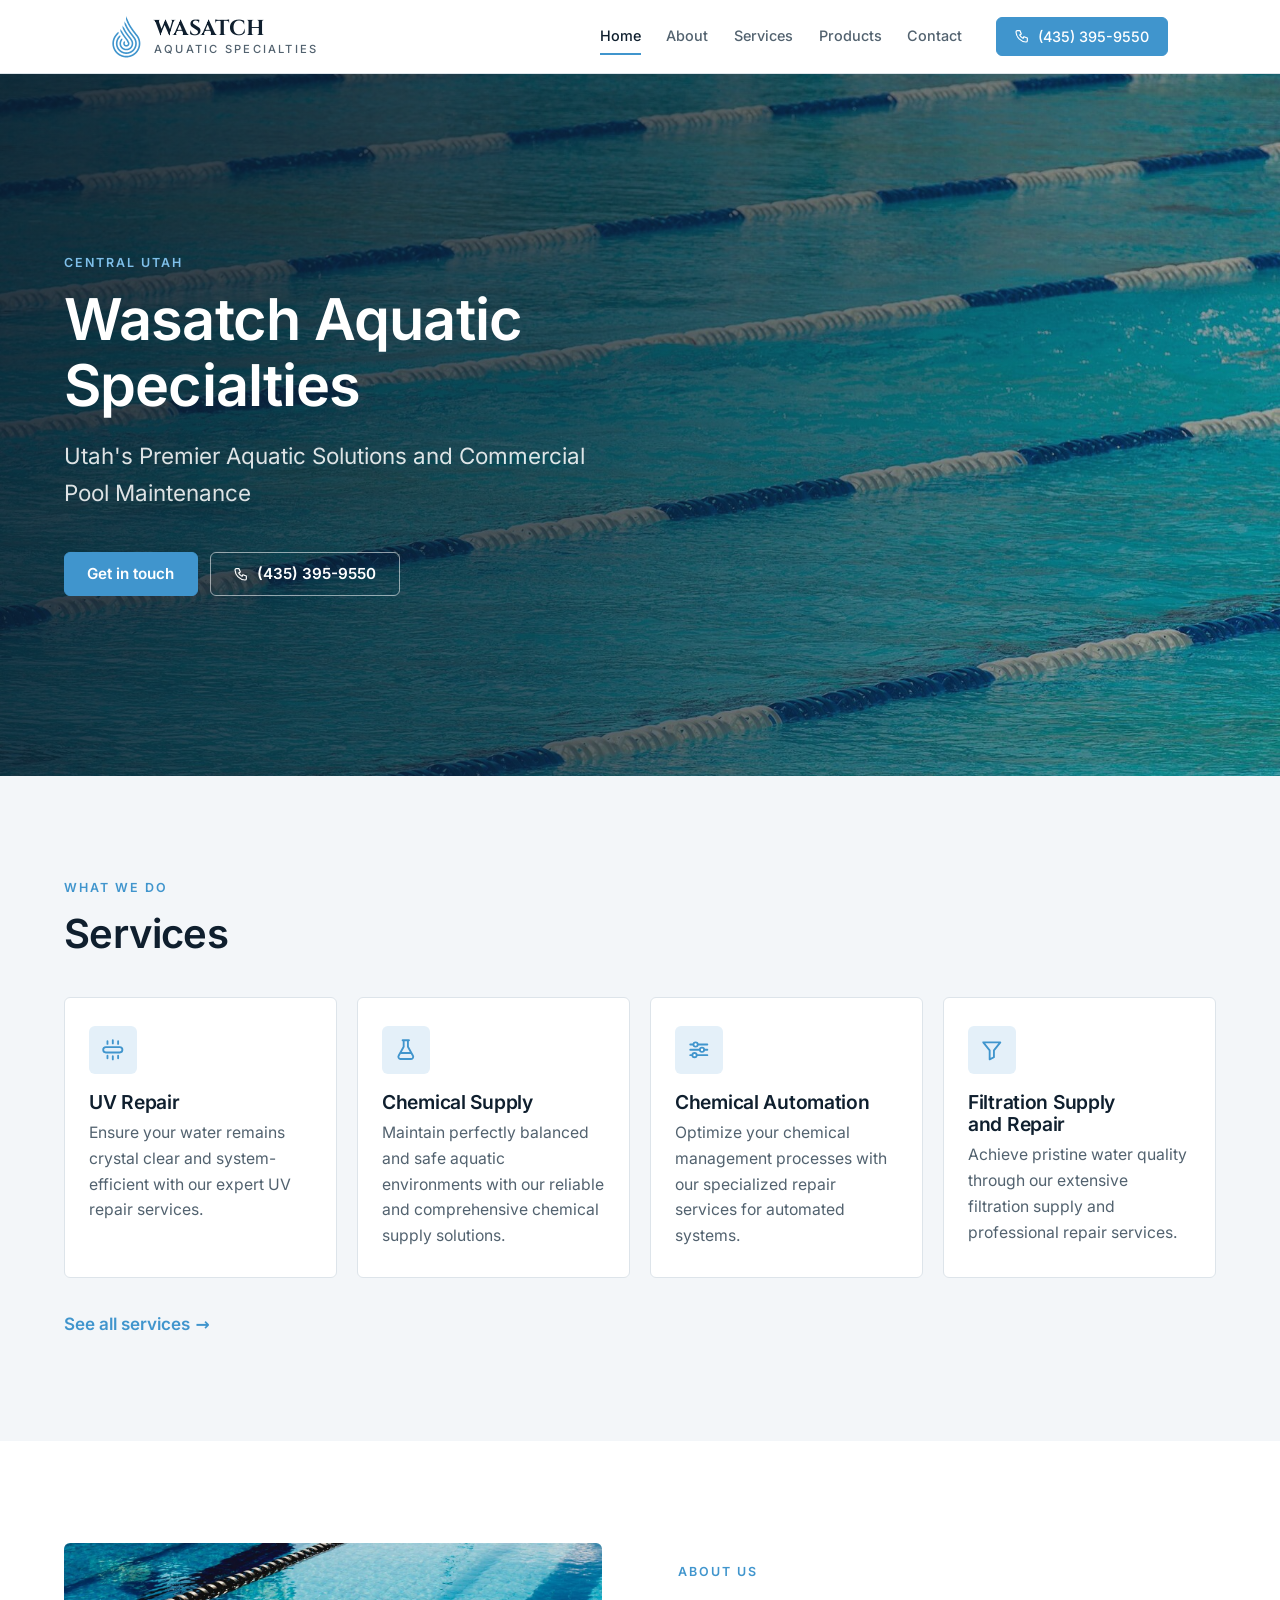
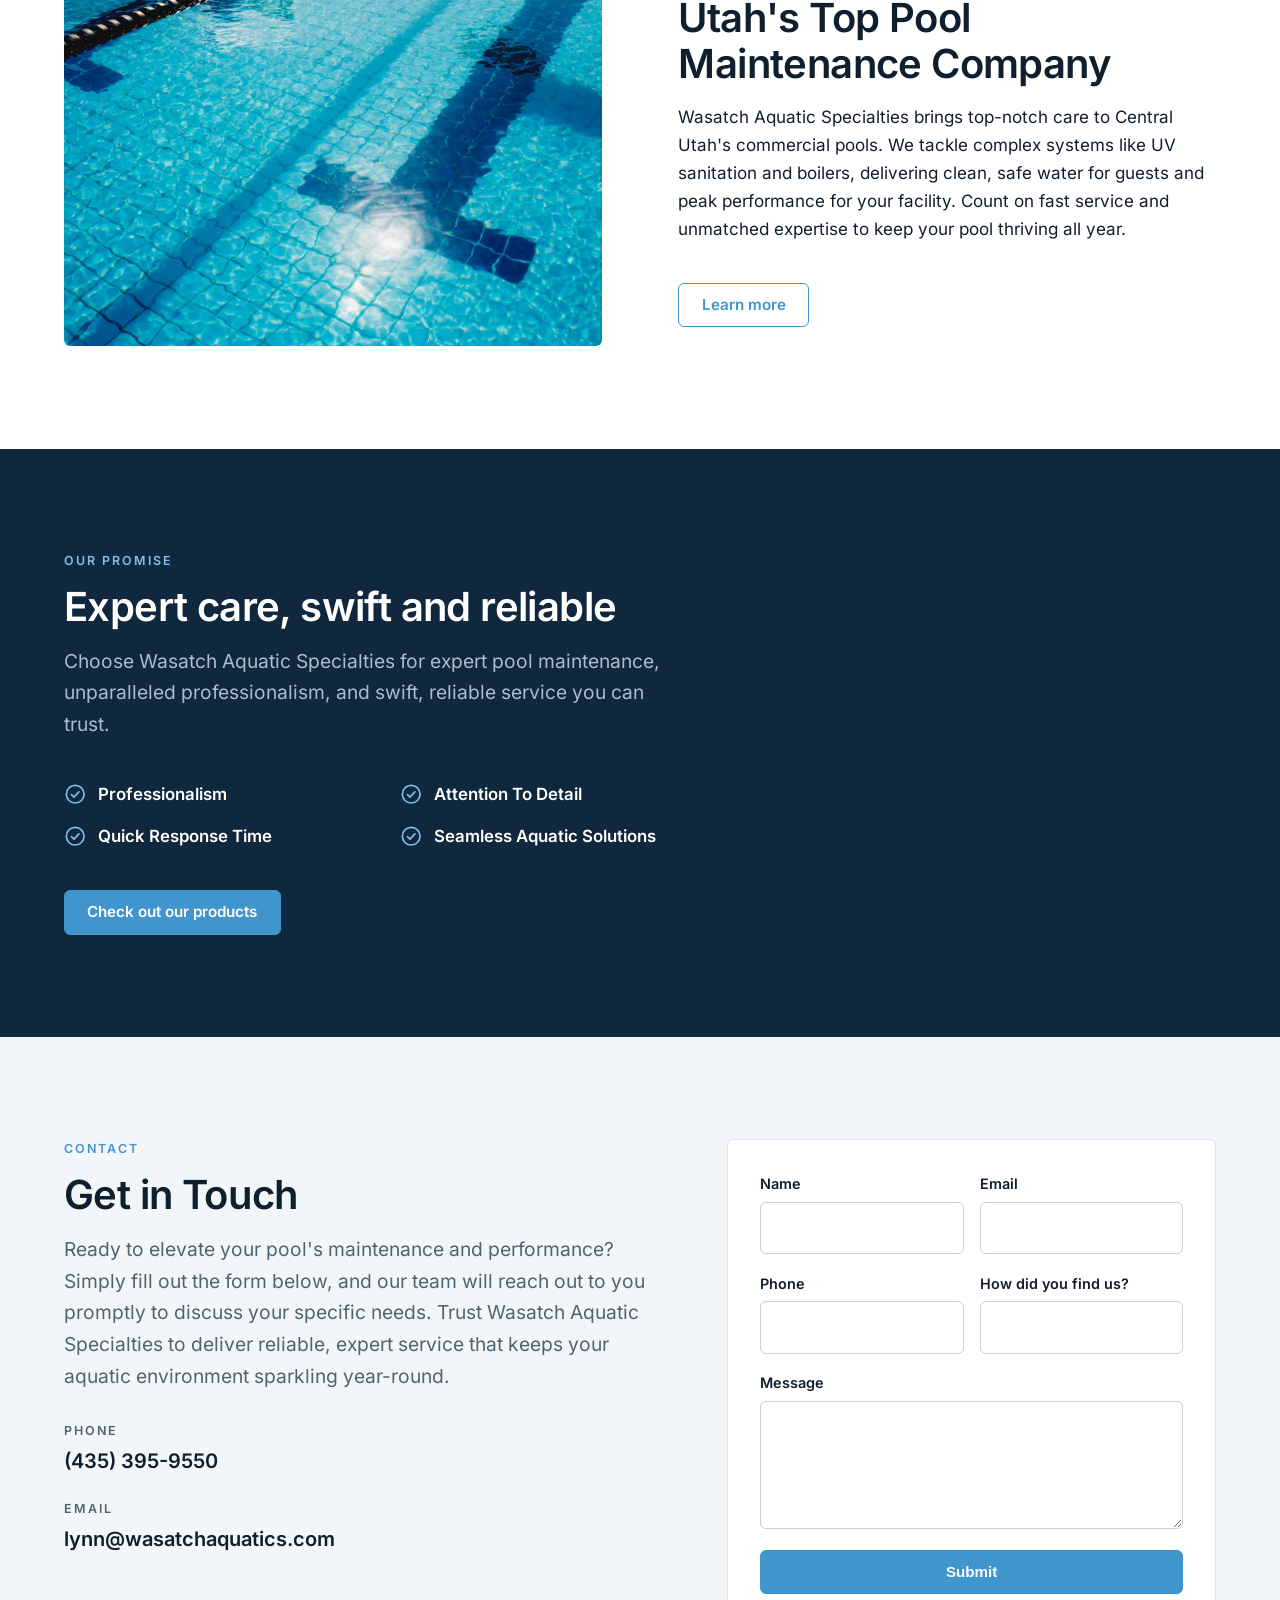
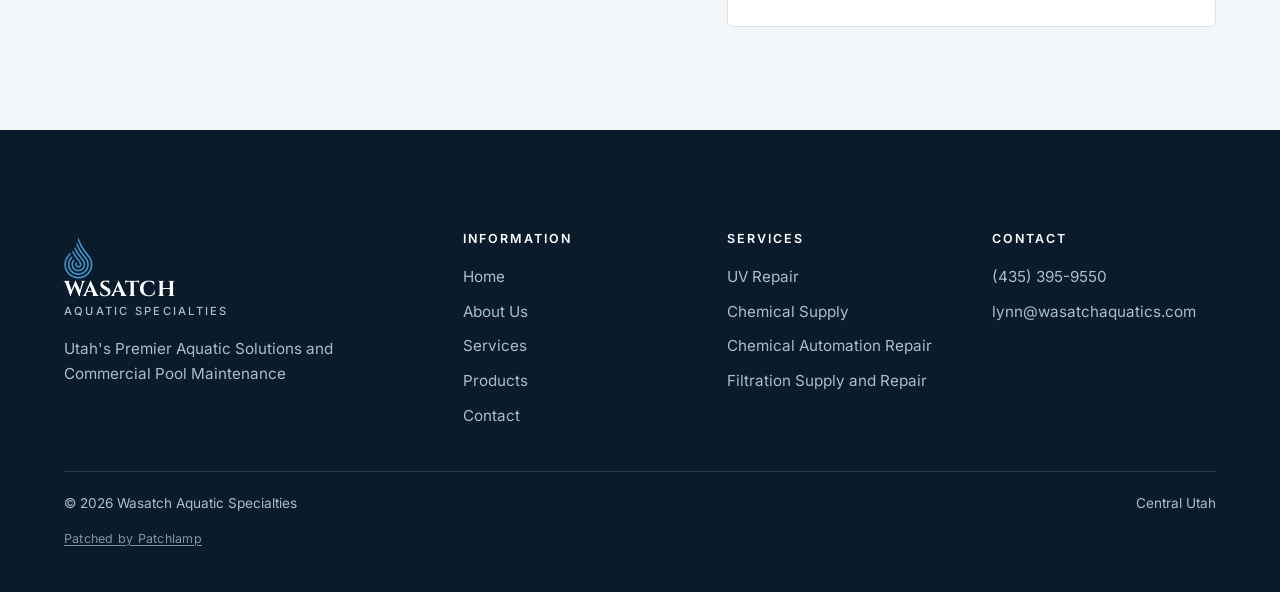
<file: index.html>
<!DOCTYPE html>
<html lang="en">
<head>
  <meta charset="utf-8">
  <meta name="viewport" content="width=device-width, initial-scale=1">
  <title>Wasatch Aquatic Specialties | Commercial Pool Maintenance in Central Utah</title>
  <meta name="description" content="Utah's premier aquatic solutions and commercial pool maintenance: UV repair, chemical automation, filtration, and chemical supply for commercial pools across Central Utah.">
  <meta name="theme-color" content="#10283d">
  <link rel="icon" href="images/logo-mark.svg" type="image/svg+xml">
  <link rel="apple-touch-icon" href="images/apple-touch-icon.png">
  <link rel="preload" href="fonts/inter-latin.woff2" as="font" type="font/woff2" crossorigin>
  <link rel="stylesheet" href="css/style.css">
  <link rel="preload" href="images/hero-pool-lanes.jpg" as="image">
</head>
<body>
  <a class="skip-link" href="#main">Skip to content</a>

  <svg xmlns="http://www.w3.org/2000/svg" style="display:none" aria-hidden="true">
    <symbol id="i-uv" viewBox="0 0 24 24" fill="none" stroke="currentColor" stroke-width="1.75" stroke-linecap="round" stroke-linejoin="round">
      <rect x="3" y="9.5" width="18" height="5" rx="2.5"/><path d="M7 6.5V4M12 6V3M17 6.5V4M7 17.5V20M12 18v3M17 17.5V20"/>
    </symbol>
    <symbol id="i-controls" viewBox="0 0 24 24" fill="none" stroke="currentColor" stroke-width="1.75" stroke-linecap="round" stroke-linejoin="round">
      <path d="M4 7h16M4 12h16M4 17h16"/><circle cx="9" cy="7" r="2" fill="#fff"/><circle cx="15" cy="12" r="2" fill="#fff"/><circle cx="8" cy="17" r="2" fill="#fff"/>
    </symbol>
    <symbol id="i-filter" viewBox="0 0 24 24" fill="none" stroke="currentColor" stroke-width="1.75" stroke-linecap="round" stroke-linejoin="round">
      <path d="M4 5h16l-6 7.5V19l-4 2v-8.5z"/>
    </symbol>
    <symbol id="i-flask" viewBox="0 0 24 24" fill="none" stroke="currentColor" stroke-width="1.75" stroke-linecap="round" stroke-linejoin="round">
      <path d="M9 3h6M10 3v6.2L5.3 17.6A2 2 0 0 0 7 20.6h10a2 2 0 0 0 1.7-3L14 9.2V3"/><path d="M7.5 15h9"/>
    </symbol>
    <symbol id="i-check" viewBox="0 0 24 24" fill="none" stroke="currentColor" stroke-width="1.75" stroke-linecap="round" stroke-linejoin="round">
      <circle cx="12" cy="12" r="9.5"/><path d="M8 12.5l2.7 2.7L16 9.5"/>
    </symbol>
    <symbol id="i-phone" viewBox="0 0 24 24" fill="none" stroke="currentColor" stroke-width="1.75" stroke-linecap="round" stroke-linejoin="round">
      <path d="M5 4h4l2 5-2.5 1.5a11 11 0 0 0 5 5L15 13l5 2v4a2 2 0 0 1-2 2A16 16 0 0 1 3 6a2 2 0 0 1 2-2z"/>
    </symbol>
  </svg>
  <header class="site-header">
    <div class="wrap">
      <a class="brand" href="index.html" aria-label="Wasatch Aquatic Specialties — home">
        <img src="images/logo-mark.svg" alt="" width="34" height="50">
        <span class="brand-text"><span class="brand-name">WASATCH</span><span class="brand-sub">Aquatic Specialties</span></span>
      </a>
      <nav class="site-nav" aria-label="Site">
      <a href="index.html" aria-current="page">Home</a>
      <a href="about.html">About</a>
      <a href="services.html">Services</a>
      <a href="products.html">Products</a>
      <a href="contact.html">Contact</a>
        <a class="button header-call" href="tel:+14353959550"><svg width="16" height="16" aria-hidden="true"><use href="#i-phone"/></svg>(435) 395-9550</a>
      </nav>
    </div>
  </header>

  <main id="main">
    <section class="hero">
      <img class="hero-bg" src="images/hero-pool-lanes.jpg" alt="" width="1800" height="1200" fetchpriority="high">
      <div class="wrap">
        <p class="kicker" style="color:#7fc0ea">Central Utah</p>
        <h1 class="hero-title">Wasatch Aquatic Specialties</h1>
        <p class="hero-tagline">Utah's Premier Aquatic Solutions and Commercial Pool Maintenance</p>
        <div class="button-row">
          <a class="button" href="contact.html">Get in touch</a>
          <a class="button on-dark" href="tel:+14353959550"><svg width="16" height="16" aria-hidden="true"><use href="#i-phone"/></svg>(435) 395-9550</a>
        </div>
      </div>
    </section>

    <section class="section alt" id="services">
      <div class="wrap reveal">
        <div class="section-head">
          <p class="kicker">What we do</p>
          <h2>Services</h2>
        </div>
        <div class="service-grid">
          <div class="service-card">
            <div class="icon-tile"><svg aria-hidden="true"><use href="#i-uv"/></svg></div>
            <h3>UV Repair</h3>
            <p>Ensure your water remains crystal clear and system-efficient with our expert UV repair services.</p>
          </div>
          <div class="service-card">
            <div class="icon-tile"><svg aria-hidden="true"><use href="#i-flask"/></svg></div>
            <h3>Chemical Supply</h3>
            <p>Maintain perfectly balanced and safe aquatic environments with our reliable and comprehensive chemical supply solutions.</p>
          </div>
          <div class="service-card">
            <div class="icon-tile"><svg aria-hidden="true"><use href="#i-controls"/></svg></div>
            <h3>Chemical Automation</h3>
            <p>Optimize your chemical management processes with our specialized repair services for automated systems.</p>
          </div>
          <div class="service-card">
            <div class="icon-tile"><svg aria-hidden="true"><use href="#i-filter"/></svg></div>
            <h3>Filtration Supply and Repair</h3>
            <p>Achieve pristine water quality through our extensive filtration supply and professional repair services.</p>
          </div>
        </div>
        <p style="margin-top:2rem"><a class="text-link" href="services.html">See all services</a></p>
      </div>
    </section>

    <section class="section" id="about">
      <div class="wrap reveal">
        <div class="feature-grid">
          <figure class="feature-photo">
            <img src="images/pool-tiles-water.jpg" alt="Clear pool water over blue tiles with a lane line" width="1600" height="1066" loading="lazy">
          </figure>
          <div>
            <p class="kicker">About us</p>
            <h2>Utah's Top Pool Maintenance Company</h2>
            <p>Wasatch Aquatic Specialties brings top-notch care to Central Utah's commercial pools. We tackle complex systems like UV sanitation and boilers, delivering clean, safe water for guests and peak performance for your facility. Count on fast service and unmatched expertise to keep your pool thriving all year.</p>
            <div class="button-row">
              <a class="button secondary" href="about.html">Learn more</a>
            </div>
          </div>
        </div>
      </div>
    </section>

    <section class="section dark" id="promise">
      <div class="wrap reveal">
        <p class="kicker">Our promise</p>
        <h2>Expert care, swift and reliable</h2>
        <p class="lede">Choose Wasatch Aquatic Specialties for expert pool maintenance, unparalleled professionalism, and swift, reliable service you can trust.</p>
        <ul class="promise-list">
          <li><svg aria-hidden="true"><use href="#i-check"/></svg>Professionalism</li>
          <li><svg aria-hidden="true"><use href="#i-check"/></svg>Attention To Detail</li>
          <li><svg aria-hidden="true"><use href="#i-check"/></svg>Quick Response Time</li>
          <li><svg aria-hidden="true"><use href="#i-check"/></svg>Seamless Aquatic Solutions</li>
        </ul>
        <div class="button-row">
          <a class="button" href="products.html">Check out our products</a>
        </div>
      </div>
    </section>

    <section class="section alt" id="contact-home">
      <div class="wrap reveal">
      <div class="contact-grid">
        <div>
          <p class="kicker">Contact</p>
          <h2>Get in Touch</h2>
          <p class="lede">Ready to elevate your pool's maintenance and performance? Simply fill out the form below, and our team will reach out to you promptly to discuss your specific needs. Trust Wasatch Aquatic Specialties to deliver reliable, expert service that keeps your aquatic environment sparkling year-round.</p>
          <div class="contact-details" style="margin-top:2rem">
            <div>
              <h3>Phone</h3>
              <a href="tel:+14353959550">(435) 395-9550</a>
            </div>
            <div>
              <h3>Email</h3>
              <a href="mailto:lynn@wasatchaquatics.com">lynn@wasatchaquatics.com</a>
            </div>
          </div>
        </div>
        <!-- Contact form (Patchlamp). Posts to patchlamp.com, which emails it to
             the business and keeps a copy; nothing is stored on this site. The
             `website` field is a honeypot — leave it hidden and empty. After a
             post the page reloads with ?sent=contact and the thanks line shows. -->
        <form class="contact-form" id="contact" action="https://patchlamp.com/f/wasatch-acquatics/contact" method="post">
          <p class="form-thanks" hidden>Thanks — your message is on its way. We'll be in touch shortly.</p>
          <div class="field-row">
            <div class="field">
              <label for="c-name">Name</label>
              <input id="c-name" name="name" type="text" required autocomplete="name">
            </div>
            <div class="field">
              <label for="c-email">Email</label>
              <input id="c-email" name="email" type="email" required autocomplete="email">
            </div>
          </div>
          <div class="field-row">
            <div class="field">
              <label for="c-phone">Phone</label>
              <input id="c-phone" name="phone" type="tel" autocomplete="tel">
            </div>
            <div class="field">
              <label for="c-found">How did you find us?</label>
              <input id="c-found" name="found_us" type="text">
            </div>
          </div>
          <div class="field">
            <label for="c-message">Message</label>
            <textarea id="c-message" name="message" required></textarea>
          </div>
          <input class="honeypot" name="website" type="text" tabindex="-1" autocomplete="off" aria-hidden="true">
          <button class="button" type="submit">Submit</button>
          <script>
            (function () {
              if (location.search.indexOf("sent=contact") !== -1) {
                document.querySelector("#contact .form-thanks").hidden = false;
              }
            })();
          </script>
        </form>
      </div>
      </div>
    </section>

  </main>

  <footer class="site-footer">
    <div class="wrap">
      <div class="footer-grid">
        <div>
          <a class="brand" href="index.html" aria-label="Wasatch Aquatic Specialties — home">
            <img src="images/logo-mark.svg" alt="" width="34" height="50">
            <span class="brand-text"><span class="brand-name">WASATCH</span><span class="brand-sub">Aquatic Specialties</span></span>
          </a>
          <p>Utah's Premier Aquatic Solutions and Commercial Pool Maintenance</p>
        </div>
        <div>
          <h3>Information</h3>
          <ul>
            <li><a href="index.html">Home</a></li>
            <li><a href="about.html">About Us</a></li>
            <li><a href="services.html">Services</a></li>
            <li><a href="products.html">Products</a></li>
            <li><a href="contact.html">Contact</a></li>
          </ul>
        </div>
        <div>
          <h3>Services</h3>
          <ul>
            <li><a href="services.html#uv-repair">UV Repair</a></li>
            <li><a href="services.html#chemical-supply">Chemical Supply</a></li>
            <li><a href="services.html#chemical-automation">Chemical Automation Repair</a></li>
            <li><a href="services.html#filtration">Filtration Supply and Repair</a></li>
          </ul>
        </div>
        <div>
          <h3>Contact</h3>
          <ul>
            <li><a href="tel:+14353959550">(435) 395-9550</a></li>
            <li><a href="mailto:lynn@wasatchaquatics.com">lynn@wasatchaquatics.com</a></li>
          </ul>
        </div>
      </div>
      <div class="footer-bottom">
        <span>&copy; 2026 Wasatch Aquatic Specialties</span>
        <span>Central Utah</span>
      </div>
      <p class="patchlamp-badge"><a href="https://patchlamp.com/for/home-services?from=badge" rel="noopener">Patched by Patchlamp</a></p>
      <script src="https://patchlamp.com/s/site-chat.js" data-site="wasatch-acquatics" crossorigin="anonymous" defer></script>
      <script src="https://patchlamp.com/hit.js" data-site="wasatch-acquatics" crossorigin="anonymous" defer></script>
    </div>
  </footer>

  <script src="js/main.js"></script>
</body>
</html>
</file>
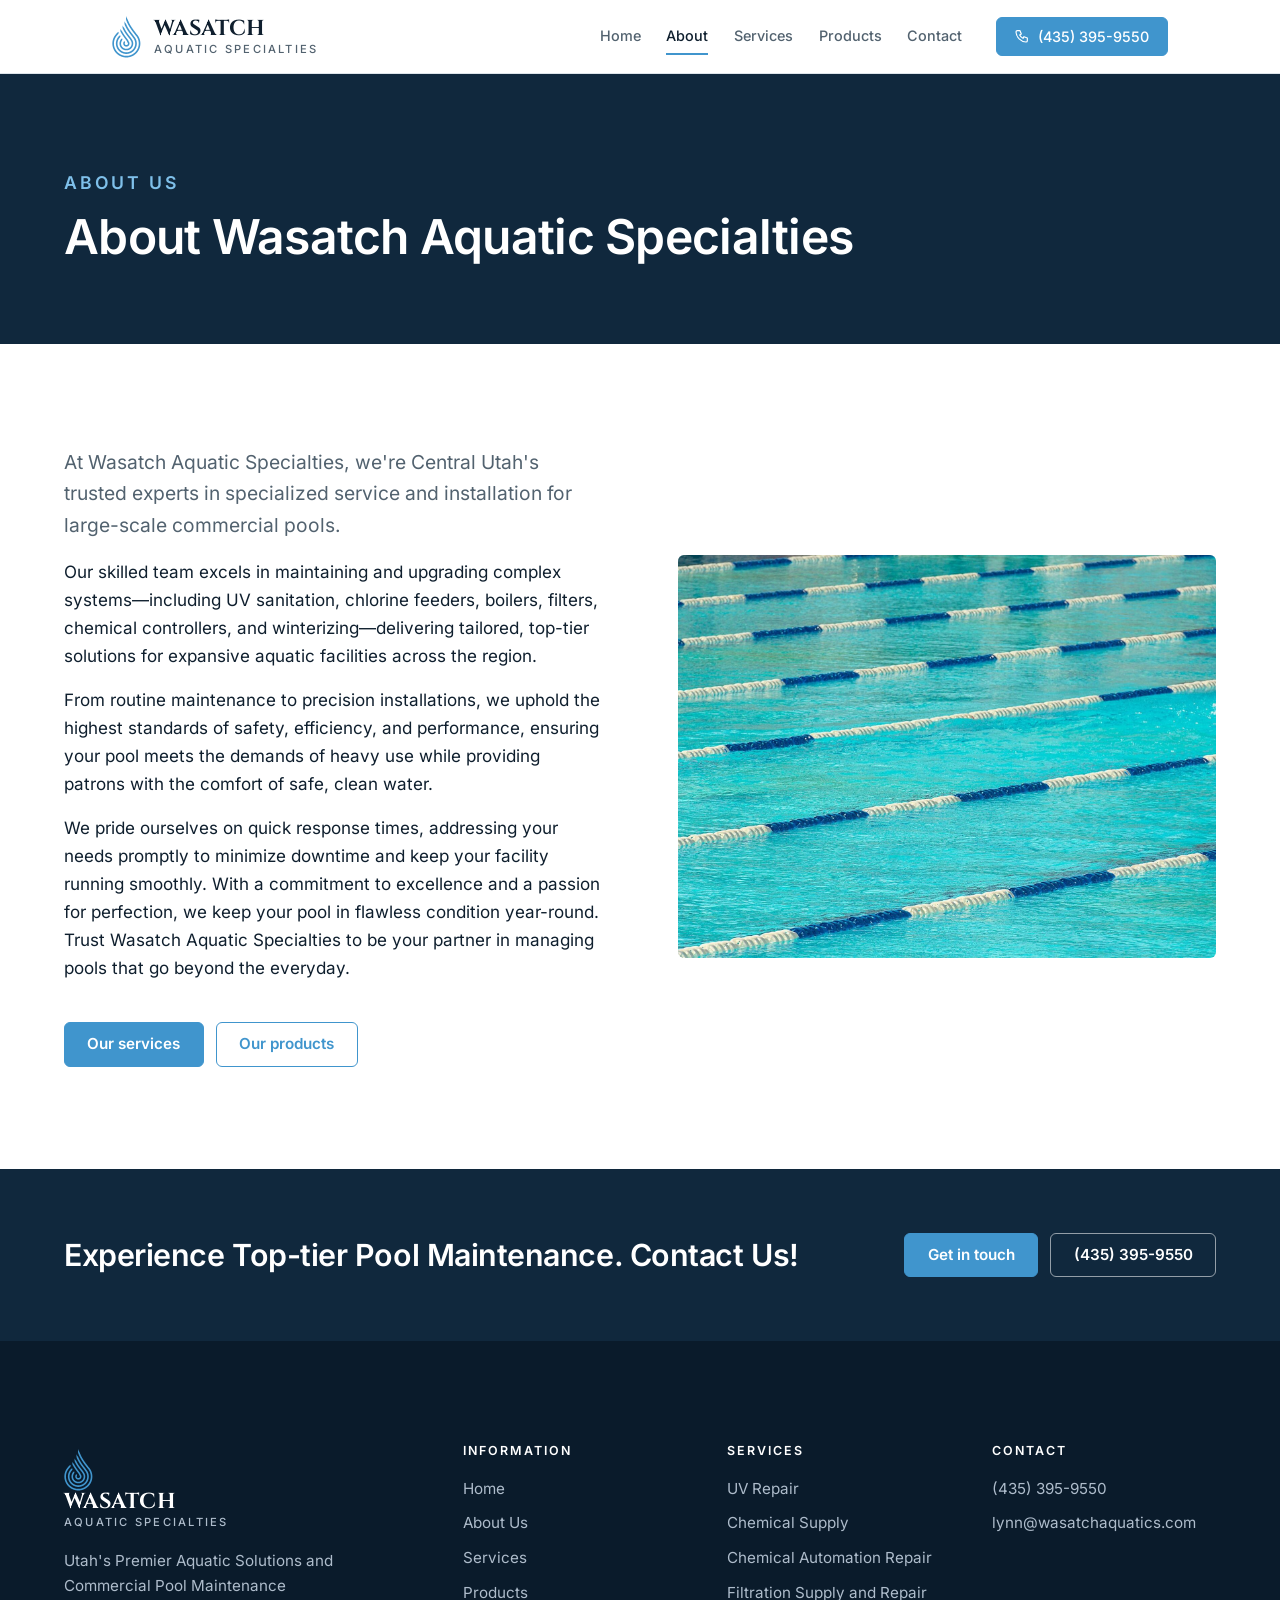
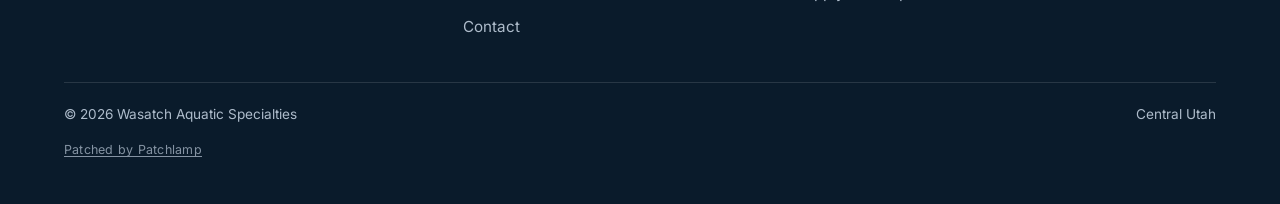
<file: about.html>
<!DOCTYPE html>
<html lang="en">
<head>
  <meta charset="utf-8">
  <meta name="viewport" content="width=device-width, initial-scale=1">
  <title>About Us | Wasatch Aquatic Specialties</title>
  <meta name="description" content="Central Utah's trusted experts in specialized service and installation for large-scale commercial pools: UV sanitation, chlorine feeders, boilers, filters, chemical controllers, and winterizing.">
  <meta name="theme-color" content="#10283d">
  <link rel="icon" href="images/logo-mark.svg" type="image/svg+xml">
  <link rel="apple-touch-icon" href="images/apple-touch-icon.png">
  <link rel="preload" href="fonts/inter-latin.woff2" as="font" type="font/woff2" crossorigin>
  <link rel="stylesheet" href="css/style.css">
</head>
<body>
  <a class="skip-link" href="#main">Skip to content</a>

  <svg xmlns="http://www.w3.org/2000/svg" style="display:none" aria-hidden="true">
    <symbol id="i-uv" viewBox="0 0 24 24" fill="none" stroke="currentColor" stroke-width="1.75" stroke-linecap="round" stroke-linejoin="round">
      <rect x="3" y="9.5" width="18" height="5" rx="2.5"/><path d="M7 6.5V4M12 6V3M17 6.5V4M7 17.5V20M12 18v3M17 17.5V20"/>
    </symbol>
    <symbol id="i-controls" viewBox="0 0 24 24" fill="none" stroke="currentColor" stroke-width="1.75" stroke-linecap="round" stroke-linejoin="round">
      <path d="M4 7h16M4 12h16M4 17h16"/><circle cx="9" cy="7" r="2" fill="#fff"/><circle cx="15" cy="12" r="2" fill="#fff"/><circle cx="8" cy="17" r="2" fill="#fff"/>
    </symbol>
    <symbol id="i-filter" viewBox="0 0 24 24" fill="none" stroke="currentColor" stroke-width="1.75" stroke-linecap="round" stroke-linejoin="round">
      <path d="M4 5h16l-6 7.5V19l-4 2v-8.5z"/>
    </symbol>
    <symbol id="i-flask" viewBox="0 0 24 24" fill="none" stroke="currentColor" stroke-width="1.75" stroke-linecap="round" stroke-linejoin="round">
      <path d="M9 3h6M10 3v6.2L5.3 17.6A2 2 0 0 0 7 20.6h10a2 2 0 0 0 1.7-3L14 9.2V3"/><path d="M7.5 15h9"/>
    </symbol>
    <symbol id="i-check" viewBox="0 0 24 24" fill="none" stroke="currentColor" stroke-width="1.75" stroke-linecap="round" stroke-linejoin="round">
      <circle cx="12" cy="12" r="9.5"/><path d="M8 12.5l2.7 2.7L16 9.5"/>
    </symbol>
    <symbol id="i-phone" viewBox="0 0 24 24" fill="none" stroke="currentColor" stroke-width="1.75" stroke-linecap="round" stroke-linejoin="round">
      <path d="M5 4h4l2 5-2.5 1.5a11 11 0 0 0 5 5L15 13l5 2v4a2 2 0 0 1-2 2A16 16 0 0 1 3 6a2 2 0 0 1 2-2z"/>
    </symbol>
  </svg>
  <header class="site-header">
    <div class="wrap">
      <a class="brand" href="index.html" aria-label="Wasatch Aquatic Specialties — home">
        <img src="images/logo-mark.svg" alt="" width="34" height="50">
        <span class="brand-text"><span class="brand-name">WASATCH</span><span class="brand-sub">Aquatic Specialties</span></span>
      </a>
      <nav class="site-nav" aria-label="Site">
      <a href="index.html">Home</a>
      <a href="about.html" aria-current="page">About</a>
      <a href="services.html">Services</a>
      <a href="products.html">Products</a>
      <a href="contact.html">Contact</a>
        <a class="button header-call" href="tel:+14353959550"><svg width="16" height="16" aria-hidden="true"><use href="#i-phone"/></svg>(435) 395-9550</a>
      </nav>
    </div>
  </header>

  <main id="main">
    <section class="page-header">
      <div class="wrap">
        <p class="kicker">About us</p>
        <h1>About Wasatch Aquatic Specialties</h1>
      </div>
    </section>

    <section class="section">
      <div class="wrap reveal">
        <div class="feature-grid">
          <div>
            <p class="lede">At Wasatch Aquatic Specialties, we're Central Utah's trusted experts in specialized service and installation for large-scale commercial pools.</p>
            <p>Our skilled team excels in maintaining and upgrading complex systems—including UV sanitation, chlorine feeders, boilers, filters, chemical controllers, and winterizing—delivering tailored, top-tier solutions for expansive aquatic facilities across the region.</p>
            <p>From routine maintenance to precision installations, we uphold the highest standards of safety, efficiency, and performance, ensuring your pool meets the demands of heavy use while providing patrons with the comfort of safe, clean water.</p>
            <p>We pride ourselves on quick response times, addressing your needs promptly to minimize downtime and keep your facility running smoothly. With a commitment to excellence and a passion for perfection, we keep your pool in flawless condition year-round. Trust Wasatch Aquatic Specialties to be your partner in managing pools that go beyond the everyday.</p>
            <div class="button-row">
              <a class="button" href="services.html">Our services</a>
              <a class="button secondary" href="products.html">Our products</a>
            </div>
          </div>
          <figure class="feature-photo">
            <img src="images/hero-pool-lanes.jpg" alt="Calm indoor pool with lane lines" width="1800" height="1200" loading="lazy">
          </figure>
        </div>
      </div>
    </section>

    <section class="cta-band">
      <div class="wrap">
        <h2>Experience Top-tier Pool Maintenance. Contact Us!</h2>
        <div class="button-row" style="margin:0">
          <a class="button" href="contact.html">Get in touch</a>
          <a class="button on-dark" href="tel:+14353959550">(435) 395-9550</a>
        </div>
      </div>
    </section>

  </main>

  <footer class="site-footer">
    <div class="wrap">
      <div class="footer-grid">
        <div>
          <a class="brand" href="index.html" aria-label="Wasatch Aquatic Specialties — home">
            <img src="images/logo-mark.svg" alt="" width="34" height="50">
            <span class="brand-text"><span class="brand-name">WASATCH</span><span class="brand-sub">Aquatic Specialties</span></span>
          </a>
          <p>Utah's Premier Aquatic Solutions and Commercial Pool Maintenance</p>
        </div>
        <div>
          <h3>Information</h3>
          <ul>
            <li><a href="index.html">Home</a></li>
            <li><a href="about.html">About Us</a></li>
            <li><a href="services.html">Services</a></li>
            <li><a href="products.html">Products</a></li>
            <li><a href="contact.html">Contact</a></li>
          </ul>
        </div>
        <div>
          <h3>Services</h3>
          <ul>
            <li><a href="services.html#uv-repair">UV Repair</a></li>
            <li><a href="services.html#chemical-supply">Chemical Supply</a></li>
            <li><a href="services.html#chemical-automation">Chemical Automation Repair</a></li>
            <li><a href="services.html#filtration">Filtration Supply and Repair</a></li>
          </ul>
        </div>
        <div>
          <h3>Contact</h3>
          <ul>
            <li><a href="tel:+14353959550">(435) 395-9550</a></li>
            <li><a href="mailto:lynn@wasatchaquatics.com">lynn@wasatchaquatics.com</a></li>
          </ul>
        </div>
      </div>
      <div class="footer-bottom">
        <span>&copy; 2026 Wasatch Aquatic Specialties</span>
        <span>Central Utah</span>
      </div>
      <p class="patchlamp-badge"><a href="https://patchlamp.com/for/home-services?from=badge" rel="noopener">Patched by Patchlamp</a></p>
      <script src="https://patchlamp.com/s/site-chat.js" data-site="wasatch-acquatics" crossorigin="anonymous" defer></script>
      <script src="https://patchlamp.com/hit.js" data-site="wasatch-acquatics" crossorigin="anonymous" defer></script>
    </div>
  </footer>

  <script src="js/main.js"></script>
</body>
</html>
</file>
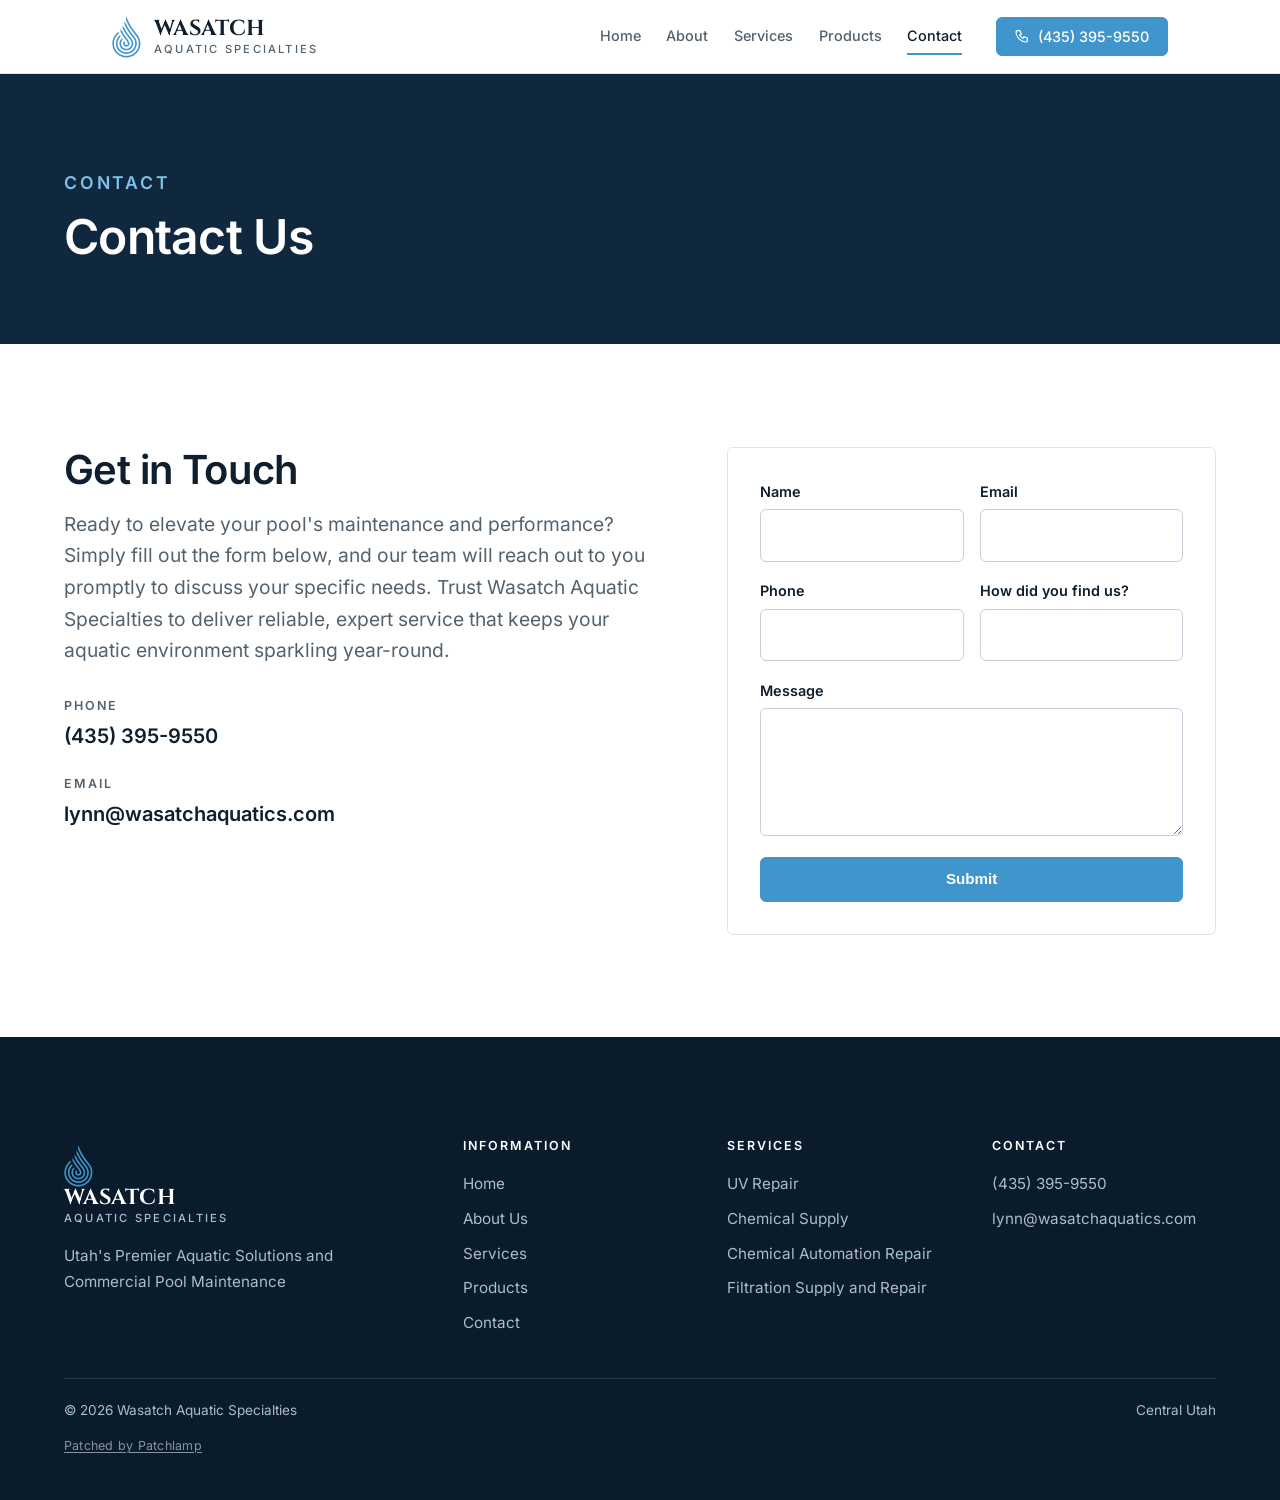
<file: contact.html>
<!DOCTYPE html>
<html lang="en">
<head>
  <meta charset="utf-8">
  <meta name="viewport" content="width=device-width, initial-scale=1">
  <title>Contact | Wasatch Aquatic Specialties</title>
  <meta name="description" content="Get in touch with Wasatch Aquatic Specialties for commercial pool maintenance in Central Utah. Call (435) 395-9550 or send a message.">
  <meta name="theme-color" content="#10283d">
  <link rel="icon" href="images/logo-mark.svg" type="image/svg+xml">
  <link rel="apple-touch-icon" href="images/apple-touch-icon.png">
  <link rel="preload" href="fonts/inter-latin.woff2" as="font" type="font/woff2" crossorigin>
  <link rel="stylesheet" href="css/style.css">
</head>
<body>
  <a class="skip-link" href="#main">Skip to content</a>

  <svg xmlns="http://www.w3.org/2000/svg" style="display:none" aria-hidden="true">
    <symbol id="i-uv" viewBox="0 0 24 24" fill="none" stroke="currentColor" stroke-width="1.75" stroke-linecap="round" stroke-linejoin="round">
      <rect x="3" y="9.5" width="18" height="5" rx="2.5"/><path d="M7 6.5V4M12 6V3M17 6.5V4M7 17.5V20M12 18v3M17 17.5V20"/>
    </symbol>
    <symbol id="i-controls" viewBox="0 0 24 24" fill="none" stroke="currentColor" stroke-width="1.75" stroke-linecap="round" stroke-linejoin="round">
      <path d="M4 7h16M4 12h16M4 17h16"/><circle cx="9" cy="7" r="2" fill="#fff"/><circle cx="15" cy="12" r="2" fill="#fff"/><circle cx="8" cy="17" r="2" fill="#fff"/>
    </symbol>
    <symbol id="i-filter" viewBox="0 0 24 24" fill="none" stroke="currentColor" stroke-width="1.75" stroke-linecap="round" stroke-linejoin="round">
      <path d="M4 5h16l-6 7.5V19l-4 2v-8.5z"/>
    </symbol>
    <symbol id="i-flask" viewBox="0 0 24 24" fill="none" stroke="currentColor" stroke-width="1.75" stroke-linecap="round" stroke-linejoin="round">
      <path d="M9 3h6M10 3v6.2L5.3 17.6A2 2 0 0 0 7 20.6h10a2 2 0 0 0 1.7-3L14 9.2V3"/><path d="M7.5 15h9"/>
    </symbol>
    <symbol id="i-check" viewBox="0 0 24 24" fill="none" stroke="currentColor" stroke-width="1.75" stroke-linecap="round" stroke-linejoin="round">
      <circle cx="12" cy="12" r="9.5"/><path d="M8 12.5l2.7 2.7L16 9.5"/>
    </symbol>
    <symbol id="i-phone" viewBox="0 0 24 24" fill="none" stroke="currentColor" stroke-width="1.75" stroke-linecap="round" stroke-linejoin="round">
      <path d="M5 4h4l2 5-2.5 1.5a11 11 0 0 0 5 5L15 13l5 2v4a2 2 0 0 1-2 2A16 16 0 0 1 3 6a2 2 0 0 1 2-2z"/>
    </symbol>
  </svg>
  <header class="site-header">
    <div class="wrap">
      <a class="brand" href="index.html" aria-label="Wasatch Aquatic Specialties — home">
        <img src="images/logo-mark.svg" alt="" width="34" height="50">
        <span class="brand-text"><span class="brand-name">WASATCH</span><span class="brand-sub">Aquatic Specialties</span></span>
      </a>
      <nav class="site-nav" aria-label="Site">
      <a href="index.html">Home</a>
      <a href="about.html">About</a>
      <a href="services.html">Services</a>
      <a href="products.html">Products</a>
      <a href="contact.html" aria-current="page">Contact</a>
        <a class="button header-call" href="tel:+14353959550"><svg width="16" height="16" aria-hidden="true"><use href="#i-phone"/></svg>(435) 395-9550</a>
      </nav>
    </div>
  </header>

  <main id="main">
    <section class="page-header">
      <div class="wrap">
        <p class="kicker">Contact</p>
        <h1>Contact Us</h1>
      </div>
    </section>

    <section class="section">
      <div class="wrap reveal">
      <div class="contact-grid">
        <div>
          
          <h2>Get in Touch</h2>
          <p class="lede">Ready to elevate your pool's maintenance and performance? Simply fill out the form below, and our team will reach out to you promptly to discuss your specific needs. Trust Wasatch Aquatic Specialties to deliver reliable, expert service that keeps your aquatic environment sparkling year-round.</p>
          <div class="contact-details" style="margin-top:2rem">
            <div>
              <h3>Phone</h3>
              <a href="tel:+14353959550">(435) 395-9550</a>
            </div>
            <div>
              <h3>Email</h3>
              <a href="mailto:lynn@wasatchaquatics.com">lynn@wasatchaquatics.com</a>
            </div>
          </div>
        </div>
        <!-- Contact form (Patchlamp). Posts to patchlamp.com, which emails it to
             the business and keeps a copy; nothing is stored on this site. The
             `website` field is a honeypot — leave it hidden and empty. After a
             post the page reloads with ?sent=contact and the thanks line shows. -->
        <form class="contact-form" id="contact" action="https://patchlamp.com/f/wasatch-acquatics/contact" method="post">
          <p class="form-thanks" hidden>Thanks — your message is on its way. We'll be in touch shortly.</p>
          <div class="field-row">
            <div class="field">
              <label for="c-name">Name</label>
              <input id="c-name" name="name" type="text" required autocomplete="name">
            </div>
            <div class="field">
              <label for="c-email">Email</label>
              <input id="c-email" name="email" type="email" required autocomplete="email">
            </div>
          </div>
          <div class="field-row">
            <div class="field">
              <label for="c-phone">Phone</label>
              <input id="c-phone" name="phone" type="tel" autocomplete="tel">
            </div>
            <div class="field">
              <label for="c-found">How did you find us?</label>
              <input id="c-found" name="found_us" type="text">
            </div>
          </div>
          <div class="field">
            <label for="c-message">Message</label>
            <textarea id="c-message" name="message" required></textarea>
          </div>
          <input class="honeypot" name="website" type="text" tabindex="-1" autocomplete="off" aria-hidden="true">
          <button class="button" type="submit">Submit</button>
          <script>
            (function () {
              if (location.search.indexOf("sent=contact") !== -1) {
                document.querySelector("#contact .form-thanks").hidden = false;
              }
            })();
          </script>
        </form>
      </div>
      </div>
    </section>

  </main>

  <footer class="site-footer">
    <div class="wrap">
      <div class="footer-grid">
        <div>
          <a class="brand" href="index.html" aria-label="Wasatch Aquatic Specialties — home">
            <img src="images/logo-mark.svg" alt="" width="34" height="50">
            <span class="brand-text"><span class="brand-name">WASATCH</span><span class="brand-sub">Aquatic Specialties</span></span>
          </a>
          <p>Utah's Premier Aquatic Solutions and Commercial Pool Maintenance</p>
        </div>
        <div>
          <h3>Information</h3>
          <ul>
            <li><a href="index.html">Home</a></li>
            <li><a href="about.html">About Us</a></li>
            <li><a href="services.html">Services</a></li>
            <li><a href="products.html">Products</a></li>
            <li><a href="contact.html">Contact</a></li>
          </ul>
        </div>
        <div>
          <h3>Services</h3>
          <ul>
            <li><a href="services.html#uv-repair">UV Repair</a></li>
            <li><a href="services.html#chemical-supply">Chemical Supply</a></li>
            <li><a href="services.html#chemical-automation">Chemical Automation Repair</a></li>
            <li><a href="services.html#filtration">Filtration Supply and Repair</a></li>
          </ul>
        </div>
        <div>
          <h3>Contact</h3>
          <ul>
            <li><a href="tel:+14353959550">(435) 395-9550</a></li>
            <li><a href="mailto:lynn@wasatchaquatics.com">lynn@wasatchaquatics.com</a></li>
          </ul>
        </div>
      </div>
      <div class="footer-bottom">
        <span>&copy; 2026 Wasatch Aquatic Specialties</span>
        <span>Central Utah</span>
      </div>
      <p class="patchlamp-badge"><a href="https://patchlamp.com/for/home-services?from=badge" rel="noopener">Patched by Patchlamp</a></p>
      <script src="https://patchlamp.com/s/site-chat.js" data-site="wasatch-acquatics" crossorigin="anonymous" defer></script>
      <script src="https://patchlamp.com/hit.js" data-site="wasatch-acquatics" crossorigin="anonymous" defer></script>
    </div>
  </footer>

  <script src="js/main.js"></script>
</body>
</html>
</file>
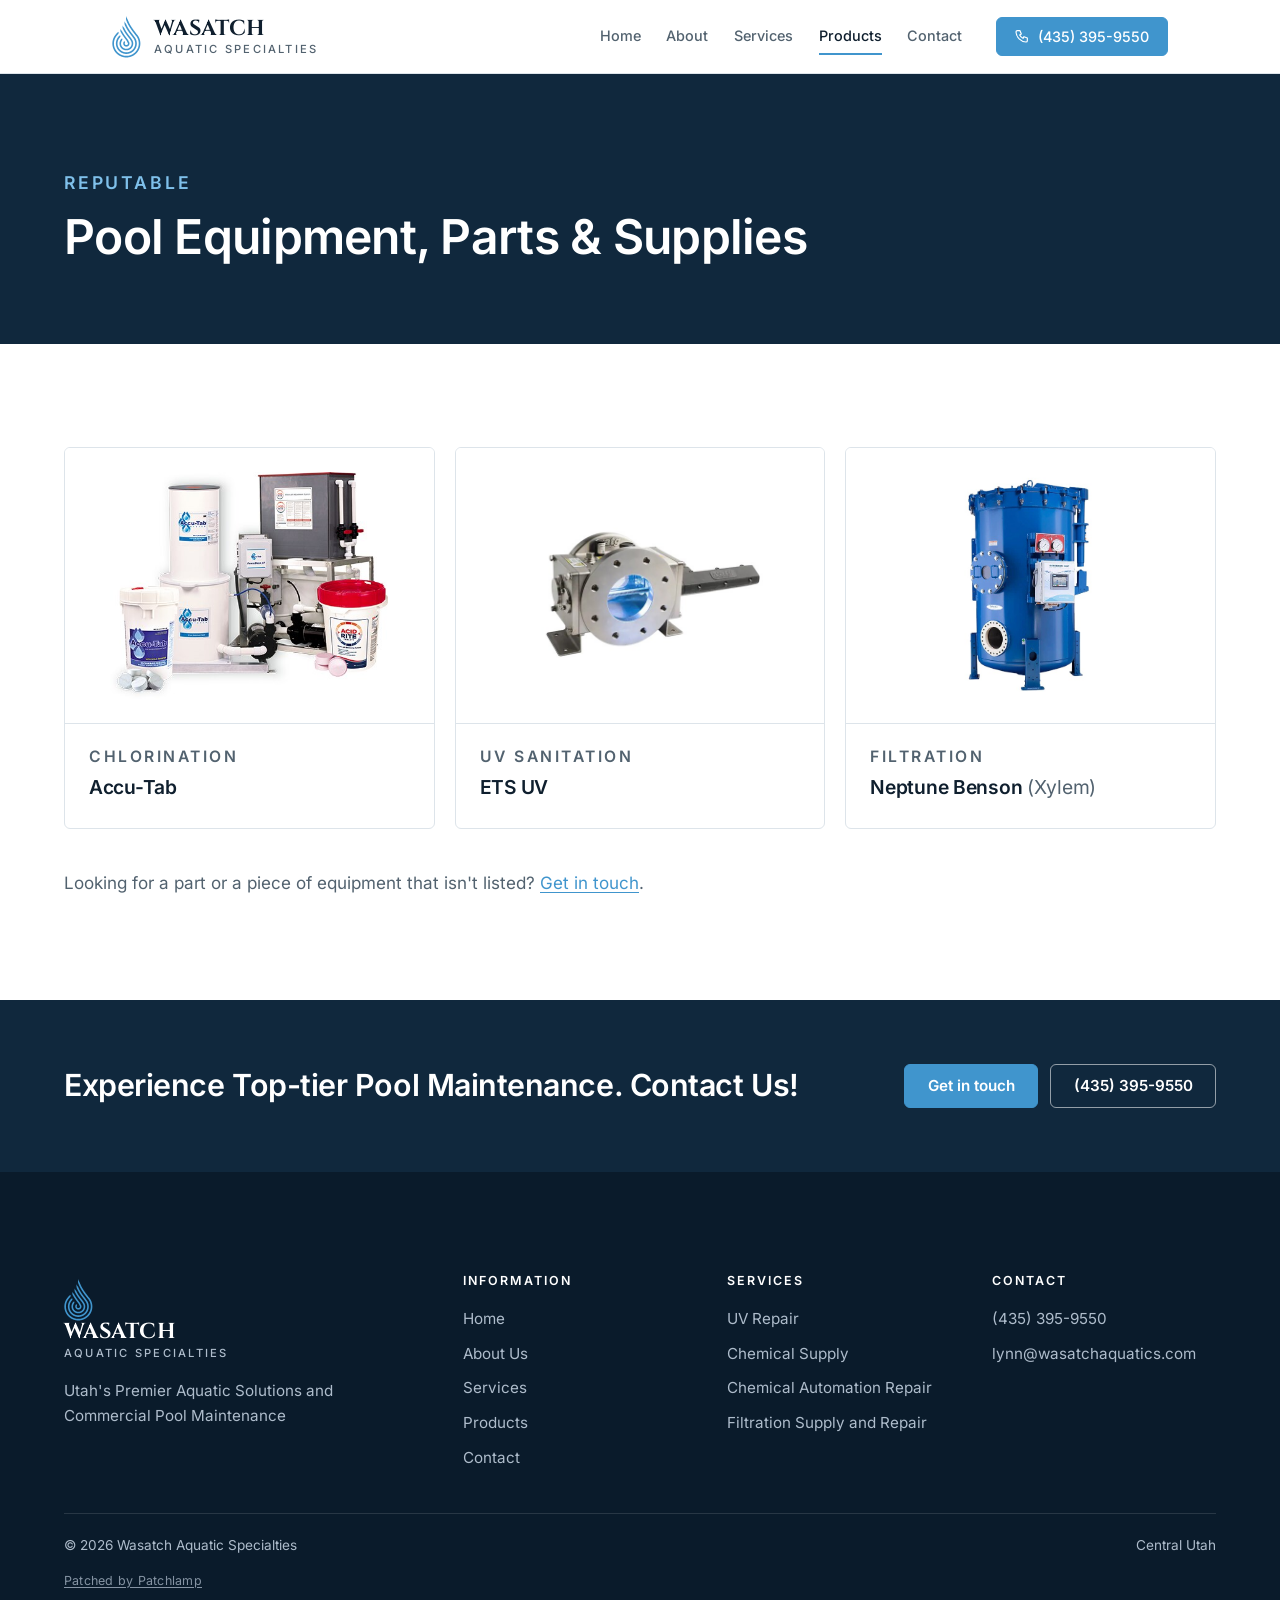
<file: products.html>
<!DOCTYPE html>
<html lang="en">
<head>
  <meta charset="utf-8">
  <meta name="viewport" content="width=device-width, initial-scale=1">
  <title>Products | Wasatch Aquatic Specialties</title>
  <meta name="description" content="Pool equipment, parts and supplies for commercial pools: Accu-Tab chlorination, ETS UV sanitation, and Neptune Benson filtration.">
  <meta name="theme-color" content="#10283d">
  <link rel="icon" href="images/logo-mark.svg" type="image/svg+xml">
  <link rel="apple-touch-icon" href="images/apple-touch-icon.png">
  <link rel="preload" href="fonts/inter-latin.woff2" as="font" type="font/woff2" crossorigin>
  <link rel="stylesheet" href="css/style.css">
</head>
<body>
  <a class="skip-link" href="#main">Skip to content</a>

  <svg xmlns="http://www.w3.org/2000/svg" style="display:none" aria-hidden="true">
    <symbol id="i-uv" viewBox="0 0 24 24" fill="none" stroke="currentColor" stroke-width="1.75" stroke-linecap="round" stroke-linejoin="round">
      <rect x="3" y="9.5" width="18" height="5" rx="2.5"/><path d="M7 6.5V4M12 6V3M17 6.5V4M7 17.5V20M12 18v3M17 17.5V20"/>
    </symbol>
    <symbol id="i-controls" viewBox="0 0 24 24" fill="none" stroke="currentColor" stroke-width="1.75" stroke-linecap="round" stroke-linejoin="round">
      <path d="M4 7h16M4 12h16M4 17h16"/><circle cx="9" cy="7" r="2" fill="#fff"/><circle cx="15" cy="12" r="2" fill="#fff"/><circle cx="8" cy="17" r="2" fill="#fff"/>
    </symbol>
    <symbol id="i-filter" viewBox="0 0 24 24" fill="none" stroke="currentColor" stroke-width="1.75" stroke-linecap="round" stroke-linejoin="round">
      <path d="M4 5h16l-6 7.5V19l-4 2v-8.5z"/>
    </symbol>
    <symbol id="i-flask" viewBox="0 0 24 24" fill="none" stroke="currentColor" stroke-width="1.75" stroke-linecap="round" stroke-linejoin="round">
      <path d="M9 3h6M10 3v6.2L5.3 17.6A2 2 0 0 0 7 20.6h10a2 2 0 0 0 1.7-3L14 9.2V3"/><path d="M7.5 15h9"/>
    </symbol>
    <symbol id="i-check" viewBox="0 0 24 24" fill="none" stroke="currentColor" stroke-width="1.75" stroke-linecap="round" stroke-linejoin="round">
      <circle cx="12" cy="12" r="9.5"/><path d="M8 12.5l2.7 2.7L16 9.5"/>
    </symbol>
    <symbol id="i-phone" viewBox="0 0 24 24" fill="none" stroke="currentColor" stroke-width="1.75" stroke-linecap="round" stroke-linejoin="round">
      <path d="M5 4h4l2 5-2.5 1.5a11 11 0 0 0 5 5L15 13l5 2v4a2 2 0 0 1-2 2A16 16 0 0 1 3 6a2 2 0 0 1 2-2z"/>
    </symbol>
  </svg>
  <header class="site-header">
    <div class="wrap">
      <a class="brand" href="index.html" aria-label="Wasatch Aquatic Specialties — home">
        <img src="images/logo-mark.svg" alt="" width="34" height="50">
        <span class="brand-text"><span class="brand-name">WASATCH</span><span class="brand-sub">Aquatic Specialties</span></span>
      </a>
      <nav class="site-nav" aria-label="Site">
      <a href="index.html">Home</a>
      <a href="about.html">About</a>
      <a href="services.html">Services</a>
      <a href="products.html" aria-current="page">Products</a>
      <a href="contact.html">Contact</a>
        <a class="button header-call" href="tel:+14353959550"><svg width="16" height="16" aria-hidden="true"><use href="#i-phone"/></svg>(435) 395-9550</a>
      </nav>
    </div>
  </header>

  <main id="main">
    <section class="page-header">
      <div class="wrap">
        <p class="kicker">Reputable</p>
        <h1>Pool Equipment, Parts &amp; Supplies</h1>
      </div>
    </section>

    <section class="section">
      <div class="wrap reveal">
        <div class="product-grid">
          <div class="product-card">
            <figure><img src="images/accu-tab-system.jpg" alt="Accu-Tab chlorination system with feeder, tablets and controller" width="450" height="368" loading="lazy"></figure>
            <div class="body">
              <p class="kicker">Chlorination</p>
              <h3>Accu-Tab</h3>
            </div>
          </div>
          <div class="product-card">
            <figure><img src="images/ets-uv-reactor.jpg" alt="ETS UV reactor" width="670" height="372" loading="lazy"></figure>
            <div class="body">
              <p class="kicker">UV sanitation</p>
              <h3>ETS UV</h3>
            </div>
          </div>
          <div class="product-card">
            <figure><img src="images/neptune-benson-filter.jpg" alt="Neptune Benson filter vessel" width="397" height="629" loading="lazy"></figure>
            <div class="body">
              <p class="kicker">Filtration</p>
              <h3>Neptune Benson <span class="muted" style="font-weight:400">(Xylem)</span></h3>
            </div>
          </div>
        </div>
        <p class="muted" style="margin-top:2.5rem">Looking for a part or a piece of equipment that isn't listed? <a href="contact.html">Get in touch</a>.</p>
      </div>
    </section>

    <section class="cta-band">
      <div class="wrap">
        <h2>Experience Top-tier Pool Maintenance. Contact Us!</h2>
        <div class="button-row" style="margin:0">
          <a class="button" href="contact.html">Get in touch</a>
          <a class="button on-dark" href="tel:+14353959550">(435) 395-9550</a>
        </div>
      </div>
    </section>

  </main>

  <footer class="site-footer">
    <div class="wrap">
      <div class="footer-grid">
        <div>
          <a class="brand" href="index.html" aria-label="Wasatch Aquatic Specialties — home">
            <img src="images/logo-mark.svg" alt="" width="34" height="50">
            <span class="brand-text"><span class="brand-name">WASATCH</span><span class="brand-sub">Aquatic Specialties</span></span>
          </a>
          <p>Utah's Premier Aquatic Solutions and Commercial Pool Maintenance</p>
        </div>
        <div>
          <h3>Information</h3>
          <ul>
            <li><a href="index.html">Home</a></li>
            <li><a href="about.html">About Us</a></li>
            <li><a href="services.html">Services</a></li>
            <li><a href="products.html">Products</a></li>
            <li><a href="contact.html">Contact</a></li>
          </ul>
        </div>
        <div>
          <h3>Services</h3>
          <ul>
            <li><a href="services.html#uv-repair">UV Repair</a></li>
            <li><a href="services.html#chemical-supply">Chemical Supply</a></li>
            <li><a href="services.html#chemical-automation">Chemical Automation Repair</a></li>
            <li><a href="services.html#filtration">Filtration Supply and Repair</a></li>
          </ul>
        </div>
        <div>
          <h3>Contact</h3>
          <ul>
            <li><a href="tel:+14353959550">(435) 395-9550</a></li>
            <li><a href="mailto:lynn@wasatchaquatics.com">lynn@wasatchaquatics.com</a></li>
          </ul>
        </div>
      </div>
      <div class="footer-bottom">
        <span>&copy; 2026 Wasatch Aquatic Specialties</span>
        <span>Central Utah</span>
      </div>
      <p class="patchlamp-badge"><a href="https://patchlamp.com/for/home-services?from=badge" rel="noopener">Patched by Patchlamp</a></p>
      <script src="https://patchlamp.com/s/site-chat.js" data-site="wasatch-acquatics" crossorigin="anonymous" defer></script>
      <script src="https://patchlamp.com/hit.js" data-site="wasatch-acquatics" crossorigin="anonymous" defer></script>
    </div>
  </footer>

  <script src="js/main.js"></script>
</body>
</html>
</file>
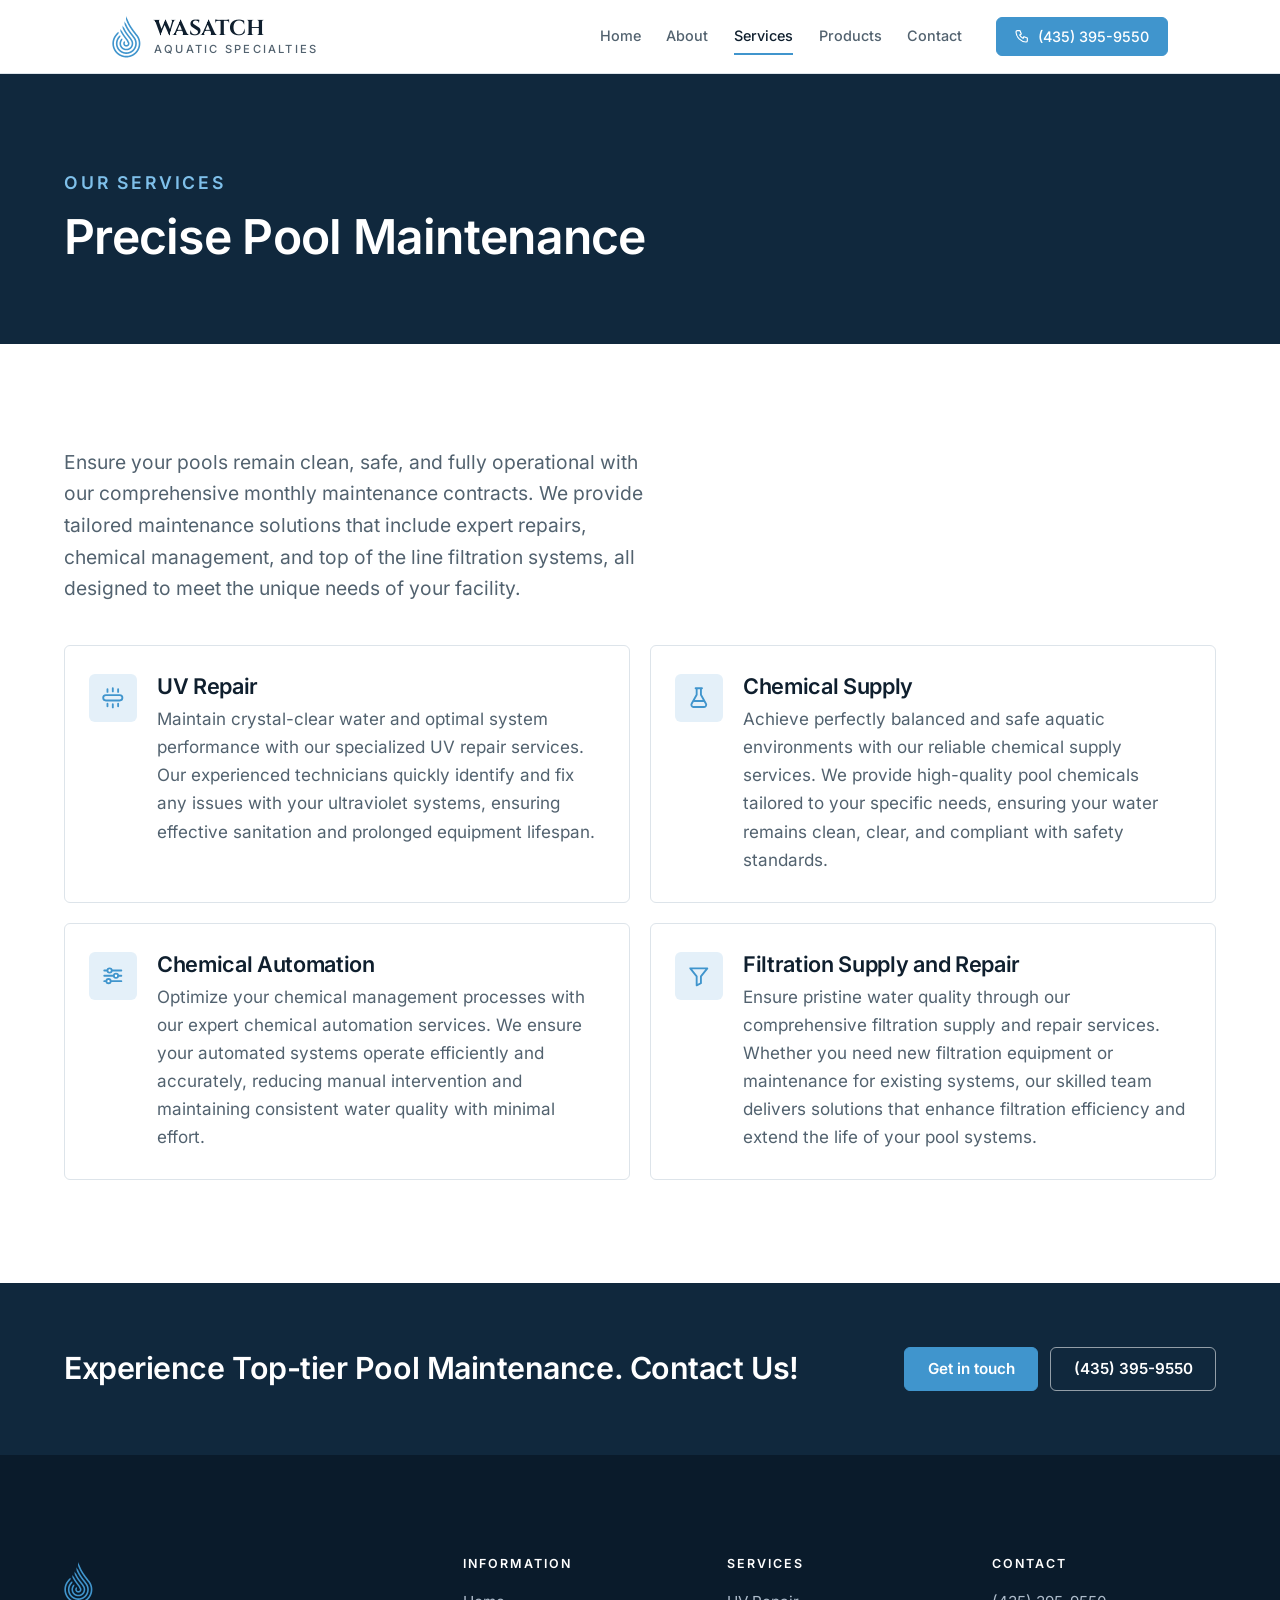
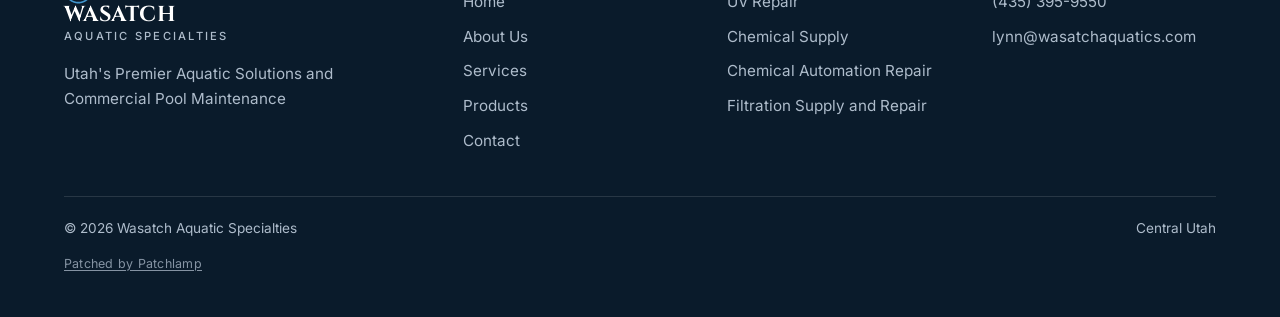
<file: services.html>
<!DOCTYPE html>
<html lang="en">
<head>
  <meta charset="utf-8">
  <meta name="viewport" content="width=device-width, initial-scale=1">
  <title>Services | Wasatch Aquatic Specialties</title>
  <meta name="description" content="Monthly maintenance contracts for commercial pools in Central Utah: UV repair, chemical supply, chemical automation, and filtration supply and repair.">
  <meta name="theme-color" content="#10283d">
  <link rel="icon" href="images/logo-mark.svg" type="image/svg+xml">
  <link rel="apple-touch-icon" href="images/apple-touch-icon.png">
  <link rel="preload" href="fonts/inter-latin.woff2" as="font" type="font/woff2" crossorigin>
  <link rel="stylesheet" href="css/style.css">
</head>
<body>
  <a class="skip-link" href="#main">Skip to content</a>

  <svg xmlns="http://www.w3.org/2000/svg" style="display:none" aria-hidden="true">
    <symbol id="i-uv" viewBox="0 0 24 24" fill="none" stroke="currentColor" stroke-width="1.75" stroke-linecap="round" stroke-linejoin="round">
      <rect x="3" y="9.5" width="18" height="5" rx="2.5"/><path d="M7 6.5V4M12 6V3M17 6.5V4M7 17.5V20M12 18v3M17 17.5V20"/>
    </symbol>
    <symbol id="i-controls" viewBox="0 0 24 24" fill="none" stroke="currentColor" stroke-width="1.75" stroke-linecap="round" stroke-linejoin="round">
      <path d="M4 7h16M4 12h16M4 17h16"/><circle cx="9" cy="7" r="2" fill="#fff"/><circle cx="15" cy="12" r="2" fill="#fff"/><circle cx="8" cy="17" r="2" fill="#fff"/>
    </symbol>
    <symbol id="i-filter" viewBox="0 0 24 24" fill="none" stroke="currentColor" stroke-width="1.75" stroke-linecap="round" stroke-linejoin="round">
      <path d="M4 5h16l-6 7.5V19l-4 2v-8.5z"/>
    </symbol>
    <symbol id="i-flask" viewBox="0 0 24 24" fill="none" stroke="currentColor" stroke-width="1.75" stroke-linecap="round" stroke-linejoin="round">
      <path d="M9 3h6M10 3v6.2L5.3 17.6A2 2 0 0 0 7 20.6h10a2 2 0 0 0 1.7-3L14 9.2V3"/><path d="M7.5 15h9"/>
    </symbol>
    <symbol id="i-check" viewBox="0 0 24 24" fill="none" stroke="currentColor" stroke-width="1.75" stroke-linecap="round" stroke-linejoin="round">
      <circle cx="12" cy="12" r="9.5"/><path d="M8 12.5l2.7 2.7L16 9.5"/>
    </symbol>
    <symbol id="i-phone" viewBox="0 0 24 24" fill="none" stroke="currentColor" stroke-width="1.75" stroke-linecap="round" stroke-linejoin="round">
      <path d="M5 4h4l2 5-2.5 1.5a11 11 0 0 0 5 5L15 13l5 2v4a2 2 0 0 1-2 2A16 16 0 0 1 3 6a2 2 0 0 1 2-2z"/>
    </symbol>
  </svg>
  <header class="site-header">
    <div class="wrap">
      <a class="brand" href="index.html" aria-label="Wasatch Aquatic Specialties — home">
        <img src="images/logo-mark.svg" alt="" width="34" height="50">
        <span class="brand-text"><span class="brand-name">WASATCH</span><span class="brand-sub">Aquatic Specialties</span></span>
      </a>
      <nav class="site-nav" aria-label="Site">
      <a href="index.html">Home</a>
      <a href="about.html">About</a>
      <a href="services.html" aria-current="page">Services</a>
      <a href="products.html">Products</a>
      <a href="contact.html">Contact</a>
        <a class="button header-call" href="tel:+14353959550"><svg width="16" height="16" aria-hidden="true"><use href="#i-phone"/></svg>(435) 395-9550</a>
      </nav>
    </div>
  </header>

  <main id="main">
    <section class="page-header">
      <div class="wrap">
        <p class="kicker">Our services</p>
        <h1>Precise Pool Maintenance</h1>
      </div>
    </section>

    <section class="section">
      <div class="wrap reveal">
        <p class="lede" style="margin-bottom:2.5rem">Ensure your pools remain clean, safe, and fully operational with our comprehensive monthly maintenance contracts. We provide tailored maintenance solutions that include expert repairs, chemical management, and top of the line filtration systems, all designed to meet the unique needs of your facility.</p>
        <div class="service-list">
          <div class="service-row" id="uv-repair">
            <div class="icon-tile"><svg aria-hidden="true"><use href="#i-uv"/></svg></div>
            <div>
              <h3>UV Repair</h3>
              <p>Maintain crystal-clear water and optimal system performance with our specialized UV repair services. Our experienced technicians quickly identify and fix any issues with your ultraviolet systems, ensuring effective sanitation and prolonged equipment lifespan.</p>
            </div>
          </div>
          <div class="service-row" id="chemical-supply">
            <div class="icon-tile"><svg aria-hidden="true"><use href="#i-flask"/></svg></div>
            <div>
              <h3>Chemical Supply</h3>
              <p>Achieve perfectly balanced and safe aquatic environments with our reliable chemical supply services. We provide high-quality pool chemicals tailored to your specific needs, ensuring your water remains clean, clear, and compliant with safety standards.</p>
            </div>
          </div>
          <div class="service-row" id="chemical-automation">
            <div class="icon-tile"><svg aria-hidden="true"><use href="#i-controls"/></svg></div>
            <div>
              <h3>Chemical Automation</h3>
              <p>Optimize your chemical management processes with our expert chemical automation services. We ensure your automated systems operate efficiently and accurately, reducing manual intervention and maintaining consistent water quality with minimal effort.</p>
            </div>
          </div>
          <div class="service-row" id="filtration">
            <div class="icon-tile"><svg aria-hidden="true"><use href="#i-filter"/></svg></div>
            <div>
              <h3>Filtration Supply and Repair</h3>
              <p>Ensure pristine water quality through our comprehensive filtration supply and repair services. Whether you need new filtration equipment or maintenance for existing systems, our skilled team delivers solutions that enhance filtration efficiency and extend the life of your pool systems.</p>
            </div>
          </div>
        </div>
      </div>
    </section>

    <section class="cta-band">
      <div class="wrap">
        <h2>Experience Top-tier Pool Maintenance. Contact Us!</h2>
        <div class="button-row" style="margin:0">
          <a class="button" href="contact.html">Get in touch</a>
          <a class="button on-dark" href="tel:+14353959550">(435) 395-9550</a>
        </div>
      </div>
    </section>

  </main>

  <footer class="site-footer">
    <div class="wrap">
      <div class="footer-grid">
        <div>
          <a class="brand" href="index.html" aria-label="Wasatch Aquatic Specialties — home">
            <img src="images/logo-mark.svg" alt="" width="34" height="50">
            <span class="brand-text"><span class="brand-name">WASATCH</span><span class="brand-sub">Aquatic Specialties</span></span>
          </a>
          <p>Utah's Premier Aquatic Solutions and Commercial Pool Maintenance</p>
        </div>
        <div>
          <h3>Information</h3>
          <ul>
            <li><a href="index.html">Home</a></li>
            <li><a href="about.html">About Us</a></li>
            <li><a href="services.html">Services</a></li>
            <li><a href="products.html">Products</a></li>
            <li><a href="contact.html">Contact</a></li>
          </ul>
        </div>
        <div>
          <h3>Services</h3>
          <ul>
            <li><a href="services.html#uv-repair">UV Repair</a></li>
            <li><a href="services.html#chemical-supply">Chemical Supply</a></li>
            <li><a href="services.html#chemical-automation">Chemical Automation Repair</a></li>
            <li><a href="services.html#filtration">Filtration Supply and Repair</a></li>
          </ul>
        </div>
        <div>
          <h3>Contact</h3>
          <ul>
            <li><a href="tel:+14353959550">(435) 395-9550</a></li>
            <li><a href="mailto:lynn@wasatchaquatics.com">lynn@wasatchaquatics.com</a></li>
          </ul>
        </div>
      </div>
      <div class="footer-bottom">
        <span>&copy; 2026 Wasatch Aquatic Specialties</span>
        <span>Central Utah</span>
      </div>
      <p class="patchlamp-badge"><a href="https://patchlamp.com/for/home-services?from=badge" rel="noopener">Patched by Patchlamp</a></p>
      <script src="https://patchlamp.com/s/site-chat.js" data-site="wasatch-acquatics" crossorigin="anonymous" defer></script>
      <script src="https://patchlamp.com/hit.js" data-site="wasatch-acquatics" crossorigin="anonymous" defer></script>
    </div>
  </footer>

  <script src="js/main.js"></script>
</body>
</html>
</file>
<file: css/style.css>
/* ==========================================================================
   Wasatch Aquatic Specialties — the site's only stylesheet
   Colors and fonts are the tokens in :root below. Change the look there,
   not scattered through the file.
   ========================================================================== */

/* Fonts are self-hosted in /fonts (nothing loads from a third party).
   Inter for everything; Cinzel only for the wordmark next to the logo. */
@font-face {
  font-family: "Inter";
  font-style: normal;
  font-weight: 400 700;
  font-display: swap;
  src: url("../fonts/inter-latin.woff2") format("woff2");
}
@font-face {
  font-family: "Cinzel";
  font-style: normal;
  font-weight: 400 700;
  font-display: swap;
  src: url("../fonts/cinzel-latin.woff2") format("woff2");
}

:root {
  /* Color — white ground, deep navy ink, the logo blue as the one accent */
  --bg: #ffffff;
  --bg-alt: #f3f6f9;          /* light cool band behind alternating sections */
  --bg-line: #dde4ea;
  --ink: #0f1f2e;
  --ink-dim: #52626f;
  --navy: #10283d;            /* dark sections and the footer */
  --navy-deep: #0a1b2b;
  --on-navy: #ffffff;
  --on-navy-dim: #aebccb;
  --accent: #4095cd;          /* logo blue — links, buttons, kickers */
  --accent-dim: #2f7cb1;      /* hover */
  --accent-soft: #e4f0f9;     /* icon tiles, highlights */

  /* Type */
  --font-body: "Inter", system-ui, -apple-system, "Segoe UI", Roboto, Helvetica, Arial, sans-serif;
  --font-wordmark: "Cinzel", Georgia, "Times New Roman", serif;

  /* Rhythm */
  --space: 1rem;
  --space-lg: 2.5rem;
  --space-xl: clamp(3.5rem, 8vw, 6.5rem);
  --measure: 38rem;
  --wrap: 72rem;
  --page-pad: clamp(1rem, 5vw, 3rem);
  --radius: 6px;
}

/* --------------------------------------------------------------------------
   Base
   -------------------------------------------------------------------------- */

* { box-sizing: border-box; margin: 0; padding: 0; }

html { scroll-behavior: smooth; }

body {
  background: var(--bg);
  color: var(--ink);
  font-family: var(--font-body);
  font-size: 1.0625rem;
  line-height: 1.65;
  -webkit-font-smoothing: antialiased;
  text-rendering: optimizeLegibility;
}

h1, h2, h3 {
  font-weight: 600;
  line-height: 1.15;
  letter-spacing: -0.015em;
  text-wrap: balance;
}

h1 { font-size: clamp(2.2rem, 5.5vw, 3.6rem); }
h2 { font-size: clamp(1.7rem, 3.6vw, 2.5rem); margin-bottom: var(--space); }
h3 { font-size: 1.2rem; margin-bottom: 0.4rem; }

p { max-width: var(--measure); }
p + p { margin-top: var(--space); }

a { color: var(--accent); text-underline-offset: 3px; }
a:hover { color: var(--accent-dim); }

img, svg { max-width: 100%; display: block; }
img { height: auto; }   /* width/height attributes reserve space; CSS decides the size */

ul { list-style: none; }

:focus-visible { outline: 2px solid var(--accent); outline-offset: 3px; }

.wrap { max-width: var(--wrap); margin: 0 auto; }

.visually-hidden {
  position: absolute; width: 1px; height: 1px;
  overflow: hidden; clip: rect(0 0 0 0); white-space: nowrap;
}

.skip-link {
  position: absolute; left: var(--page-pad); top: -3rem;
  padding: 0.5rem 0.9rem; background: var(--navy); color: #fff;
  border-radius: var(--radius); z-index: 100; text-decoration: none;
}
.skip-link:focus { top: 0.5rem; color: #fff; }

/* --------------------------------------------------------------------------
   Header / nav
   -------------------------------------------------------------------------- */

.site-header {
  background: var(--bg);
  border-bottom: 1px solid var(--bg-line);
}

.site-header .wrap {
  display: flex;
  align-items: center;
  justify-content: space-between;
  flex-wrap: wrap;
  gap: 0.75rem var(--space-lg);
  padding: 0.9rem var(--page-pad);
}

/* Logo: the drop mark + the wordmark as live text */
.brand {
  display: flex;
  align-items: center;
  gap: 0.75rem;
  text-decoration: none;
  color: var(--ink);
}
.brand img { height: 2.75rem; width: auto; }
.brand-text { display: flex; flex-direction: column; line-height: 1; }
.brand-name {
  font-family: var(--font-wordmark);
  font-weight: 700;
  font-size: 1.35rem;
  letter-spacing: 0.02em;
}
.brand-sub {
  font-size: 0.7rem;
  font-weight: 500;
  letter-spacing: 0.2em;
  text-transform: uppercase;
  color: var(--ink-dim);
  margin-top: 0.3rem;
}

.site-nav {
  display: flex;
  align-items: center;
  flex-wrap: wrap;
  gap: 0.25rem 1.6rem;
}
.site-nav a {
  font-size: 0.9rem;
  font-weight: 500;
  text-decoration: none;
  color: var(--ink-dim);
  padding: 0.35rem 0;
  border-bottom: 2px solid transparent;
}
.site-nav a:hover { color: var(--ink); }
.site-nav a[aria-current="page"] { color: var(--ink); border-bottom-color: var(--accent); }

.site-nav a.header-call {
  margin-left: 0.5rem;
  padding: 0.6rem 1.1rem;
  border: 1.5px solid var(--accent);
  color: #fff;
  font-size: 0.9rem;
}
.site-nav a.header-call:hover { color: #fff; }

@media (max-width: 47.9rem) {
  .site-header .wrap { padding-bottom: 0; }
  .site-nav a.header-call { display: none; }
  .site-nav {
    width: 100%;
    justify-content: space-between;
    gap: 0;
    border-top: 1px solid var(--bg-line);
    margin-top: 0.25rem;
  }
  .site-nav a { font-size: 0.85rem; padding: 0.7rem 0; }
}

/* --------------------------------------------------------------------------
   Buttons
   -------------------------------------------------------------------------- */

.button {
  display: inline-flex;
  align-items: center;
  gap: 0.5rem;
  padding: 0.75rem 1.4rem;
  border: 1.5px solid var(--accent);
  border-radius: var(--radius);
  background: var(--accent);
  color: #fff;
  font-weight: 600;
  font-size: 0.95rem;
  line-height: 1.2;
  text-decoration: none;
  transition: background 0.15s ease, border-color 0.15s ease, color 0.15s ease;
}
.button:hover { background: var(--accent-dim); border-color: var(--accent-dim); color: #fff; }

.button.secondary { background: transparent; color: var(--accent); }
.button.secondary:hover { background: var(--accent-soft); color: var(--accent-dim); }

.button.on-dark { border-color: rgba(255,255,255,0.55); background: transparent; color: #fff; }
.button.on-dark:hover { background: rgba(255,255,255,0.12); border-color: #fff; color: #fff; }

.button-row { display: flex; flex-wrap: wrap; gap: 0.75rem; margin-top: var(--space-lg); }

.text-link {
  font-weight: 600;
  text-decoration: none;
  display: inline-flex; align-items: center; gap: 0.35rem;
}
.text-link::after { content: "→"; transition: transform 0.15s ease; }
.text-link:hover::after { transform: translateX(3px); }

/* --------------------------------------------------------------------------
   Sections
   -------------------------------------------------------------------------- */

.section { padding: var(--space-xl) var(--page-pad); }
.section.alt { background: var(--bg-alt); }
.section.dark { background: var(--navy); color: var(--on-navy); }
.section.dark p { color: var(--on-navy-dim); }
.section.dark h2, .section.dark h3 { color: var(--on-navy); }

.kicker {
  font-size: 0.78rem;
  font-weight: 600;
  letter-spacing: 0.16em;
  text-transform: uppercase;
  color: var(--accent);
  margin-bottom: 0.75rem;
}
.section.dark .kicker { color: #7fc0ea; }

.lede { font-size: 1.2rem; color: var(--ink-dim); }
.section.dark .lede { color: var(--on-navy-dim); }
.muted { color: var(--ink-dim); }

.section-head { margin-bottom: var(--space-lg); }
.section-head.center { text-align: center; }
.section-head.center p { margin-left: auto; margin-right: auto; }

/* --------------------------------------------------------------------------
   Hero (home) and page headers (inner pages)
   -------------------------------------------------------------------------- */

.hero {
  position: relative;
  isolation: isolate;
  color: #fff;
  min-height: min(78vh, 44rem);
  display: flex;
  align-items: center;
  padding: var(--space-xl) var(--page-pad);
  background: var(--navy-deep);
}
.hero img.hero-bg {
  position: absolute; inset: 0; z-index: -2;
  width: 100%; height: 100%; object-fit: cover;
}
.hero::before {
  content: ""; position: absolute; inset: 0; z-index: -1;
  background:
    linear-gradient(100deg, rgba(10,27,43,0.88) 0%, rgba(10,27,43,0.72) 45%, rgba(10,27,43,0.35) 100%);
}
.hero .wrap { width: 100%; }
.hero-title { max-width: 16ch; }
.hero-tagline {
  margin-top: 1.25rem;
  font-size: clamp(1.1rem, 2.2vw, 1.4rem);
  color: rgba(255,255,255,0.86);
  max-width: 34rem;
}

.page-header {
  background: var(--navy);
  color: #fff;
  padding: clamp(3rem, 7vw, 5rem) var(--page-pad);
}
.page-header .kicker { color: #7fc0ea; }
.page-header h1 { font-size: clamp(2rem, 4.5vw, 3rem); }
.page-header p { margin-top: 0.9rem; color: var(--on-navy-dim); font-size: 1.1rem; }

/* --------------------------------------------------------------------------
   Services
   -------------------------------------------------------------------------- */

.service-grid {
  display: grid;
  gap: 1.25rem;
  grid-template-columns: repeat(auto-fit, minmax(15rem, 1fr));
}
.service-card {
  background: var(--bg);
  border: 1px solid var(--bg-line);
  border-radius: var(--radius);
  padding: 1.75rem 1.5rem;
}
.service-card p { font-size: 0.98rem; color: var(--ink-dim); }
.icon-tile {
  width: 3rem; height: 3rem;
  display: grid; place-items: center;
  border-radius: var(--radius);
  background: var(--accent-soft);
  color: var(--accent);
  margin-bottom: 1.1rem;
}
.icon-tile svg { width: 1.6rem; height: 1.6rem; }

/* Services page: one row per service */
.service-list { display: grid; gap: 1.25rem; }
@media (min-width: 48rem) { .service-list { grid-template-columns: 1fr 1fr; } }
.service-row {
  display: grid;
  gap: 1.25rem;
  grid-template-columns: 3rem 1fr;
  align-items: start;
  padding: 1.75rem 1.5rem;
  border: 1px solid var(--bg-line);
  border-radius: var(--radius);
  background: var(--bg);
}
.service-row .icon-tile { margin: 0; }
@media (max-width: 36rem) { .service-row { grid-template-columns: 1fr; gap: 0.75rem; } }
.service-row h3 { font-size: 1.35rem; }
.service-row p { color: var(--ink-dim); }

/* --------------------------------------------------------------------------
   Two-column feature (about on home) and promise list
   -------------------------------------------------------------------------- */

.feature-grid {
  display: grid;
  gap: var(--space-lg);
  align-items: center;
}
@media (min-width: 48rem) {
  .feature-grid { grid-template-columns: 1fr 1fr; gap: clamp(2.5rem, 6vw, 5rem); }
}
.feature-photo img {
  width: 100%;
  aspect-ratio: 4 / 3;
  object-fit: cover;
  border-radius: var(--radius);
}

.promise-list {
  display: grid;
  gap: 0.9rem 2rem;
  grid-template-columns: repeat(auto-fit, minmax(14rem, 1fr));
  margin-top: var(--space-lg);
  max-width: 40rem;
}
.promise-list li {
  display: flex; align-items: center; gap: 0.75rem;
  font-weight: 600; font-size: 1.05rem;
}
.promise-list svg { width: 1.4rem; height: 1.4rem; flex: none; color: #7fc0ea; }

/* --------------------------------------------------------------------------
   Products
   -------------------------------------------------------------------------- */

.product-grid {
  display: grid;
  gap: 1.25rem;
  grid-template-columns: repeat(auto-fit, minmax(16rem, 1fr));
}
.product-card {
  background: var(--bg);
  border: 1px solid var(--bg-line);
  border-radius: var(--radius);
  overflow: hidden;
}
.product-card figure {
  position: relative;
  background: #fff;
  border-bottom: 1px solid var(--bg-line);
  aspect-ratio: 4 / 3;
}
.product-card figure img {
  position: absolute; inset: 1.5rem;
  width: calc(100% - 3rem); height: calc(100% - 3rem);
  object-fit: contain;
}
.product-card .body { padding: 1.25rem 1.5rem 1.5rem; }
.product-card .kicker { margin-bottom: 0.35rem; }
.product-card p { font-size: 0.98rem; color: var(--ink-dim); }

.brand-list {
  display: flex; flex-wrap: wrap; gap: 0.75rem 2.5rem;
  margin-top: var(--space);
  font-weight: 600; color: var(--ink);
}

/* --------------------------------------------------------------------------
   Contact
   -------------------------------------------------------------------------- */

.contact-grid {
  display: grid;
  gap: var(--space-lg);
  align-items: start;
}
@media (min-width: 52rem) {
  .contact-grid { grid-template-columns: 1.2fr 1fr; gap: clamp(2.5rem, 6vw, 5rem); }
}

.contact-form {
  background: var(--bg);
  border: 1px solid var(--bg-line);
  border-radius: var(--radius);
  padding: clamp(1.25rem, 3vw, 2rem);
}
.field { display: flex; flex-direction: column; gap: 0.35rem; margin-bottom: 1.1rem; }
.field label { font-size: 0.9rem; font-weight: 600; }
.field input, .field textarea {
  font: inherit;
  padding: 0.7rem 0.85rem;
  border: 1px solid #c5d0da;
  border-radius: var(--radius);
  background: #fff;
  color: var(--ink);
  width: 100%;
}
.field input:focus, .field textarea:focus {
  outline: none; border-color: var(--accent); box-shadow: 0 0 0 3px var(--accent-soft);
}
.field textarea { min-height: 8rem; resize: vertical; }
.field-row { display: grid; gap: 0 1rem; }
@media (min-width: 36rem) { .field-row { grid-template-columns: 1fr 1fr; } }
.honeypot { position: absolute; left: -9999px; }
.contact-form .button { width: 100%; justify-content: center; margin-top: 0.25rem; }
.form-thanks {
  background: var(--accent-soft);
  border: 1px solid #b9d9ef;
  border-radius: var(--radius);
  padding: 1rem 1.25rem;
  margin-bottom: 1.25rem;
  font-weight: 500;
}

.contact-details { display: grid; gap: 1.5rem; }
.contact-details h3 { font-size: 0.78rem; font-weight: 600; letter-spacing: 0.16em; text-transform: uppercase; color: var(--ink-dim); }
.contact-details a { font-size: 1.25rem; font-weight: 600; text-decoration: none; color: var(--ink); }
.contact-details a:hover { color: var(--accent); }
.contact-details p { color: var(--ink-dim); font-size: 0.98rem; }

/* --------------------------------------------------------------------------
   CTA band
   -------------------------------------------------------------------------- */

.cta-band { background: var(--navy); color: #fff; padding: clamp(2.5rem, 6vw, 4rem) var(--page-pad); }
.cta-band .wrap {
  display: flex; flex-wrap: wrap; align-items: center; justify-content: space-between; gap: 1.25rem 2rem;
}
.cta-band h2 { margin: 0; font-size: clamp(1.4rem, 2.8vw, 1.9rem); }

/* --------------------------------------------------------------------------
   Footer
   -------------------------------------------------------------------------- */

.site-footer {
  background: var(--navy-deep);
  color: var(--on-navy-dim);
  padding: var(--space-xl) var(--page-pad) var(--space-lg);
  font-size: 0.95rem;
}
.footer-grid {
  display: grid;
  gap: 2.5rem;
  grid-template-columns: 1fr;
}
@media (min-width: 48rem) { .footer-grid { grid-template-columns: 1.6fr 1fr 1fr 1fr; } }
.site-footer .brand { color: #fff; }
.site-footer .brand-sub { color: var(--on-navy-dim); }
.site-footer .brand + p { margin-top: 1rem; max-width: 22rem; }
.site-footer h3 {
  font-size: 0.78rem; font-weight: 600; letter-spacing: 0.16em; text-transform: uppercase;
  color: #fff; margin-bottom: 0.9rem;
}
.site-footer li + li { margin-top: 0.2rem; }
.site-footer a { color: var(--on-navy-dim); text-decoration: none; display: inline-block; padding: 0.2rem 0; }
.site-footer a:hover { color: #fff; }
.footer-bottom {
  margin-top: var(--space-lg);
  padding-top: 1.25rem;
  border-top: 1px solid rgba(255,255,255,0.12);
  font-size: 0.85rem;
  display: flex; flex-wrap: wrap; justify-content: space-between; gap: 0.5rem 1.5rem;
}

/* --------------------------------------------------------------------------
   Motion — only when JS has run and the visitor allows motion.
   With JS off (or reduced motion on) nothing is ever hidden.
   -------------------------------------------------------------------------- */

.js-motion .reveal {
  opacity: 0;
  transform: translateY(12px);
  transition: opacity 0.6s ease, transform 0.6s ease;
}
.js-motion .reveal.is-visible { opacity: 1; transform: none; }

/* "Patched by Patchlamp" (B60): the one line every site Patchlamp keeps carries,
   last in the footer and quieter than the copyright. It inherits the footer's
   colour, so a dark footer needs no override; `badge: off` in the client
   workspace's NOTES.md takes it off the published site. */
.patchlamp-badge { margin-top: .7rem; font-size: .78rem; letter-spacing: .02em; opacity: .75; }
.patchlamp-badge a { color: inherit; text-decoration: underline; text-decoration-thickness: 1px; text-underline-offset: 2px; }
.patchlamp-badge a:hover { opacity: 1; }
</file>
